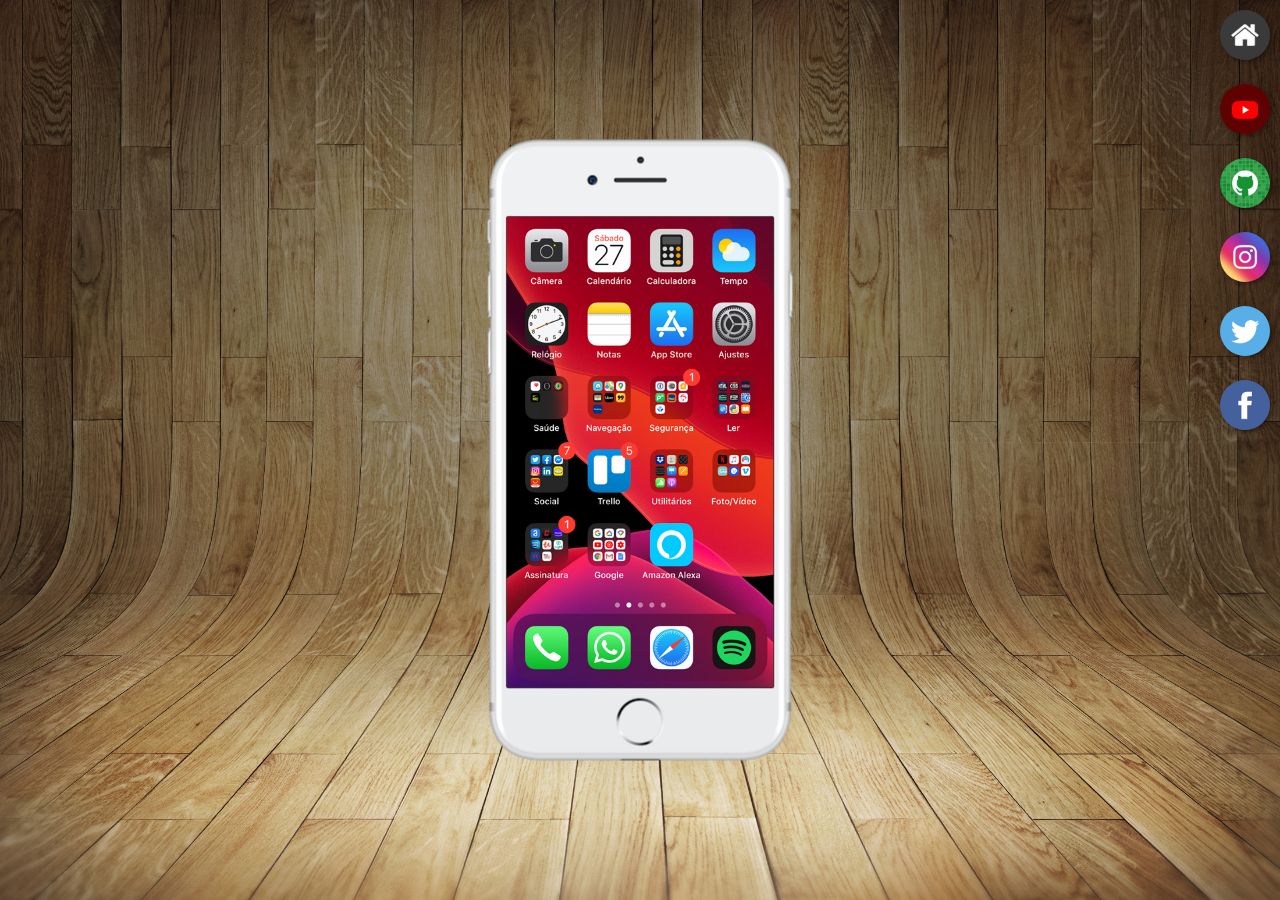
<file: index.html>
<!DOCTYPE html>
<html lang="pt-br">
<head>
    <meta charset="UTF-8">
    <meta http-equiv="X-UA-Compatible" content="IE=edge">
    <meta name="viewport" content="width=device-width, initial-scale=1.0">
    <title>Projeto Redes Socias</title>
    <link rel="stylesheet" href="estilo/style.css">
    <link rel="shortcut icon" href="favicon.ico" type="image/x-icon">
</head>
<body>
    <main>
        <section id="telefone">
            <iframe src="home.html" name="tela" id="tela" frameborder="0"></iframe>
        </section>
        <section id="redes-sociais">
            <a href="home.html" target="tela"><img src="imagens/logo-home.jpg" alt="home"></a><br>
            <a href="youtube.html" target="tela"><img src="imagens/logo-youtube.jpg" alt="YouTube"></a><br>
            <a href="github.html" target="tela"><img src="imagens/logo-github.jpg" alt="GitHub"></a><br>
            <a href="instagram.html" target="tela"><img src="imagens/logo-instagram.jpg" alt="Intagram"></a><br>
            <a href="twitter.html" target="tela"><img src="imagens/logo-twitter.jpg" alt="Twitter"></a><br>
            <a href="facebook.html" target="tela"><img src="imagens/logo-facebook.jpg" alt="Facebook"></a>
        </section>
    </main>
</body>
</html>
</file>
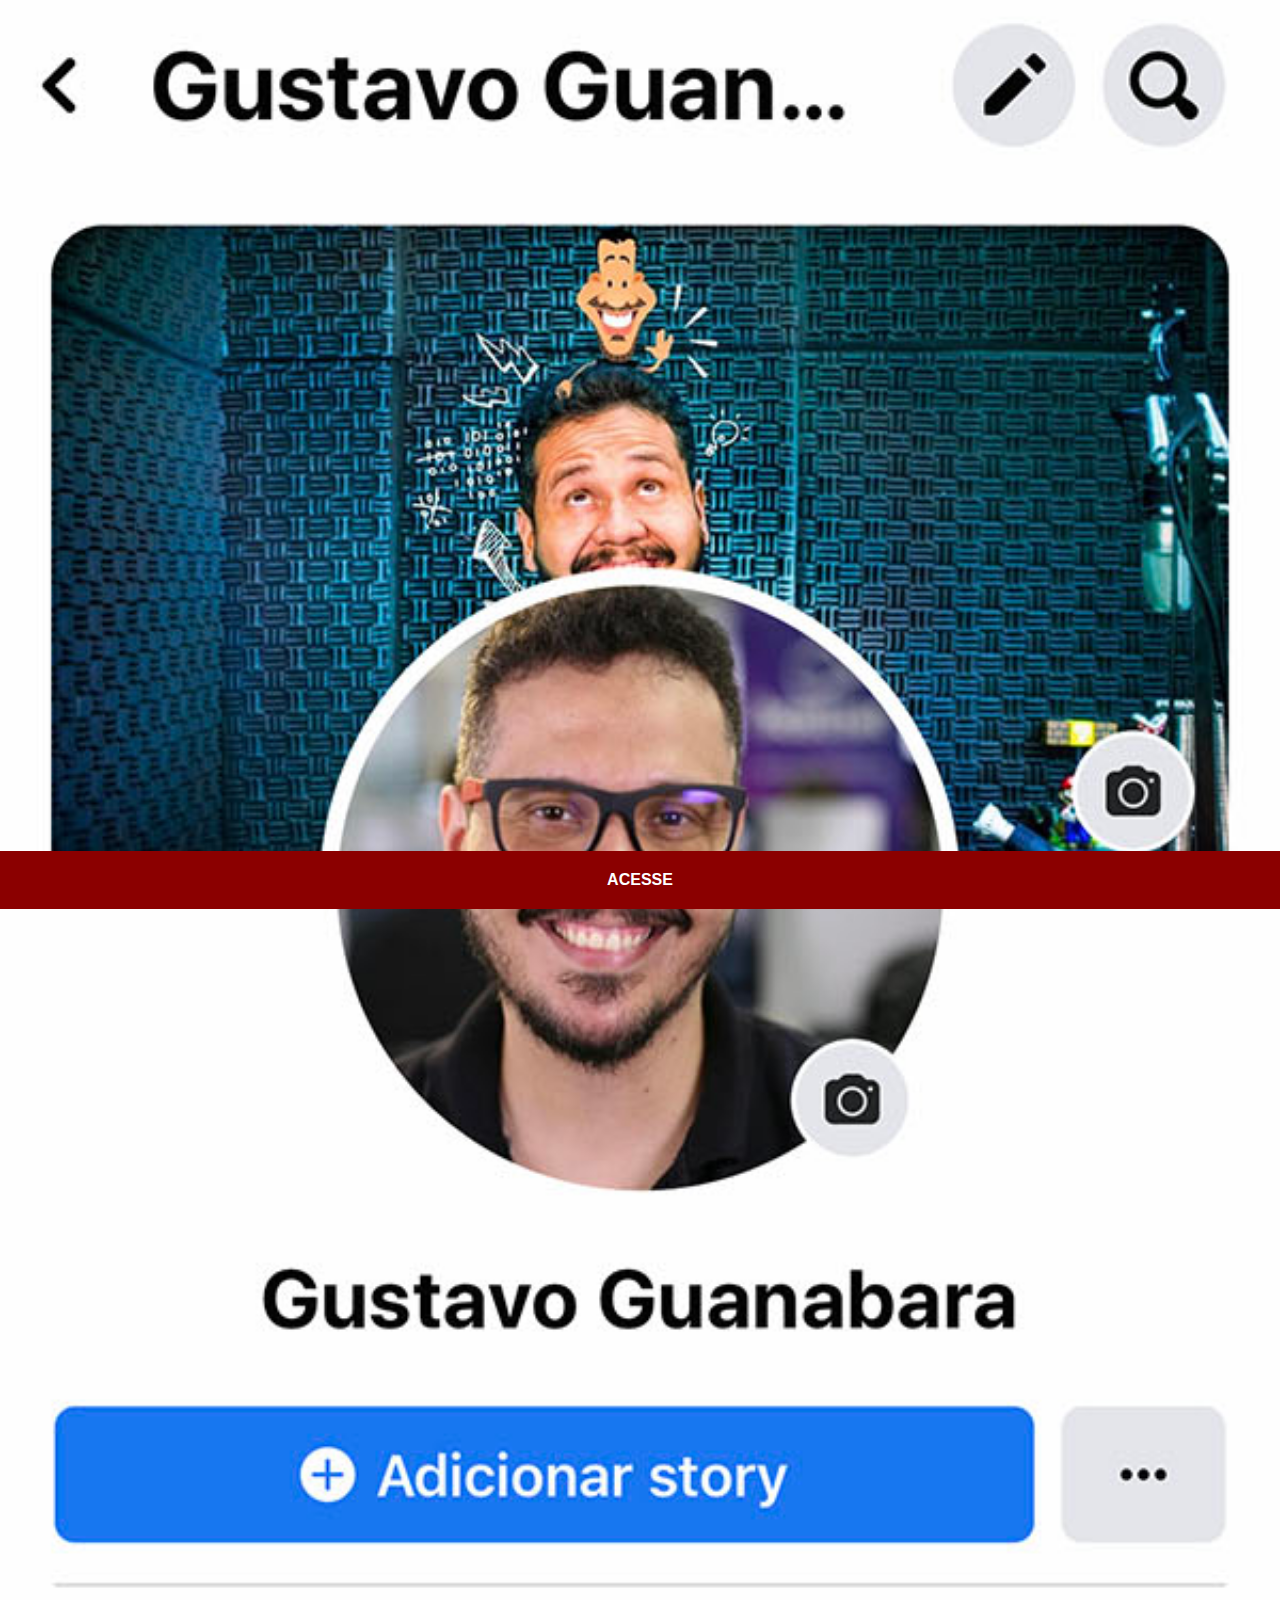
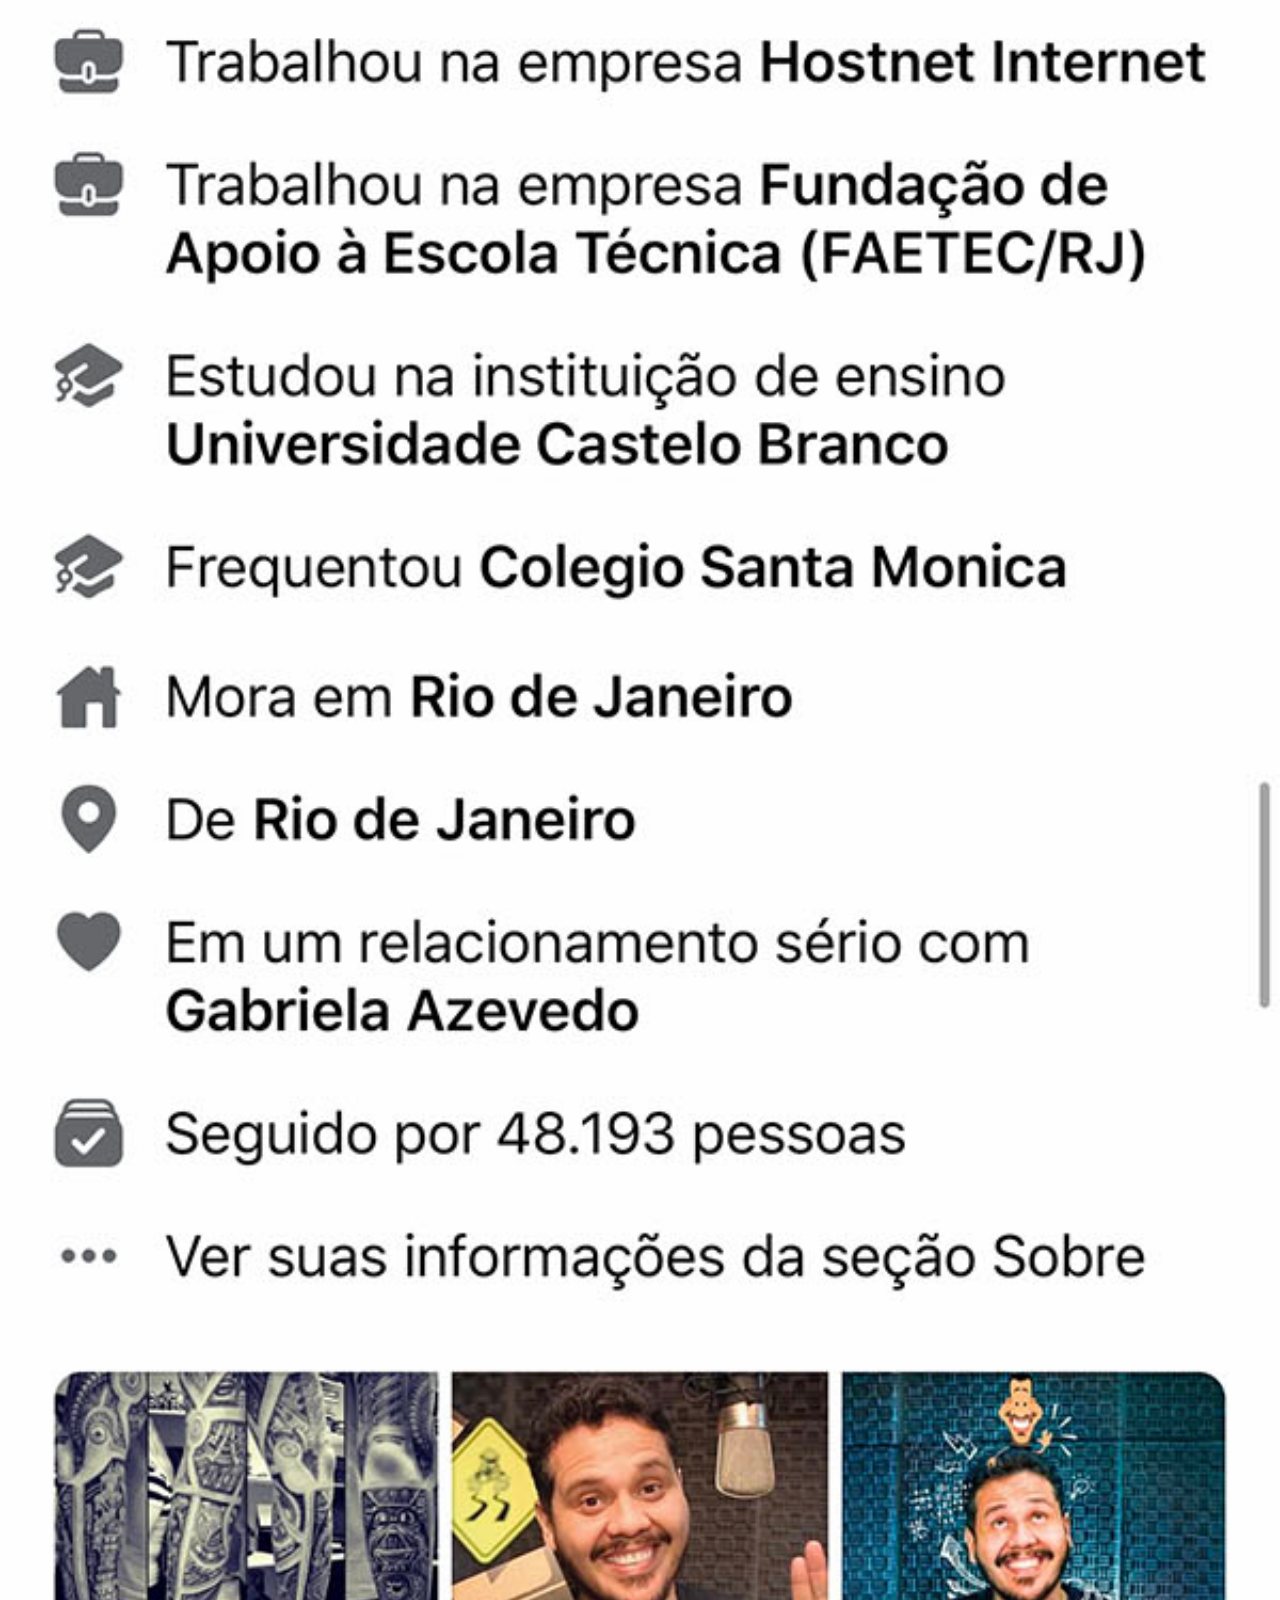
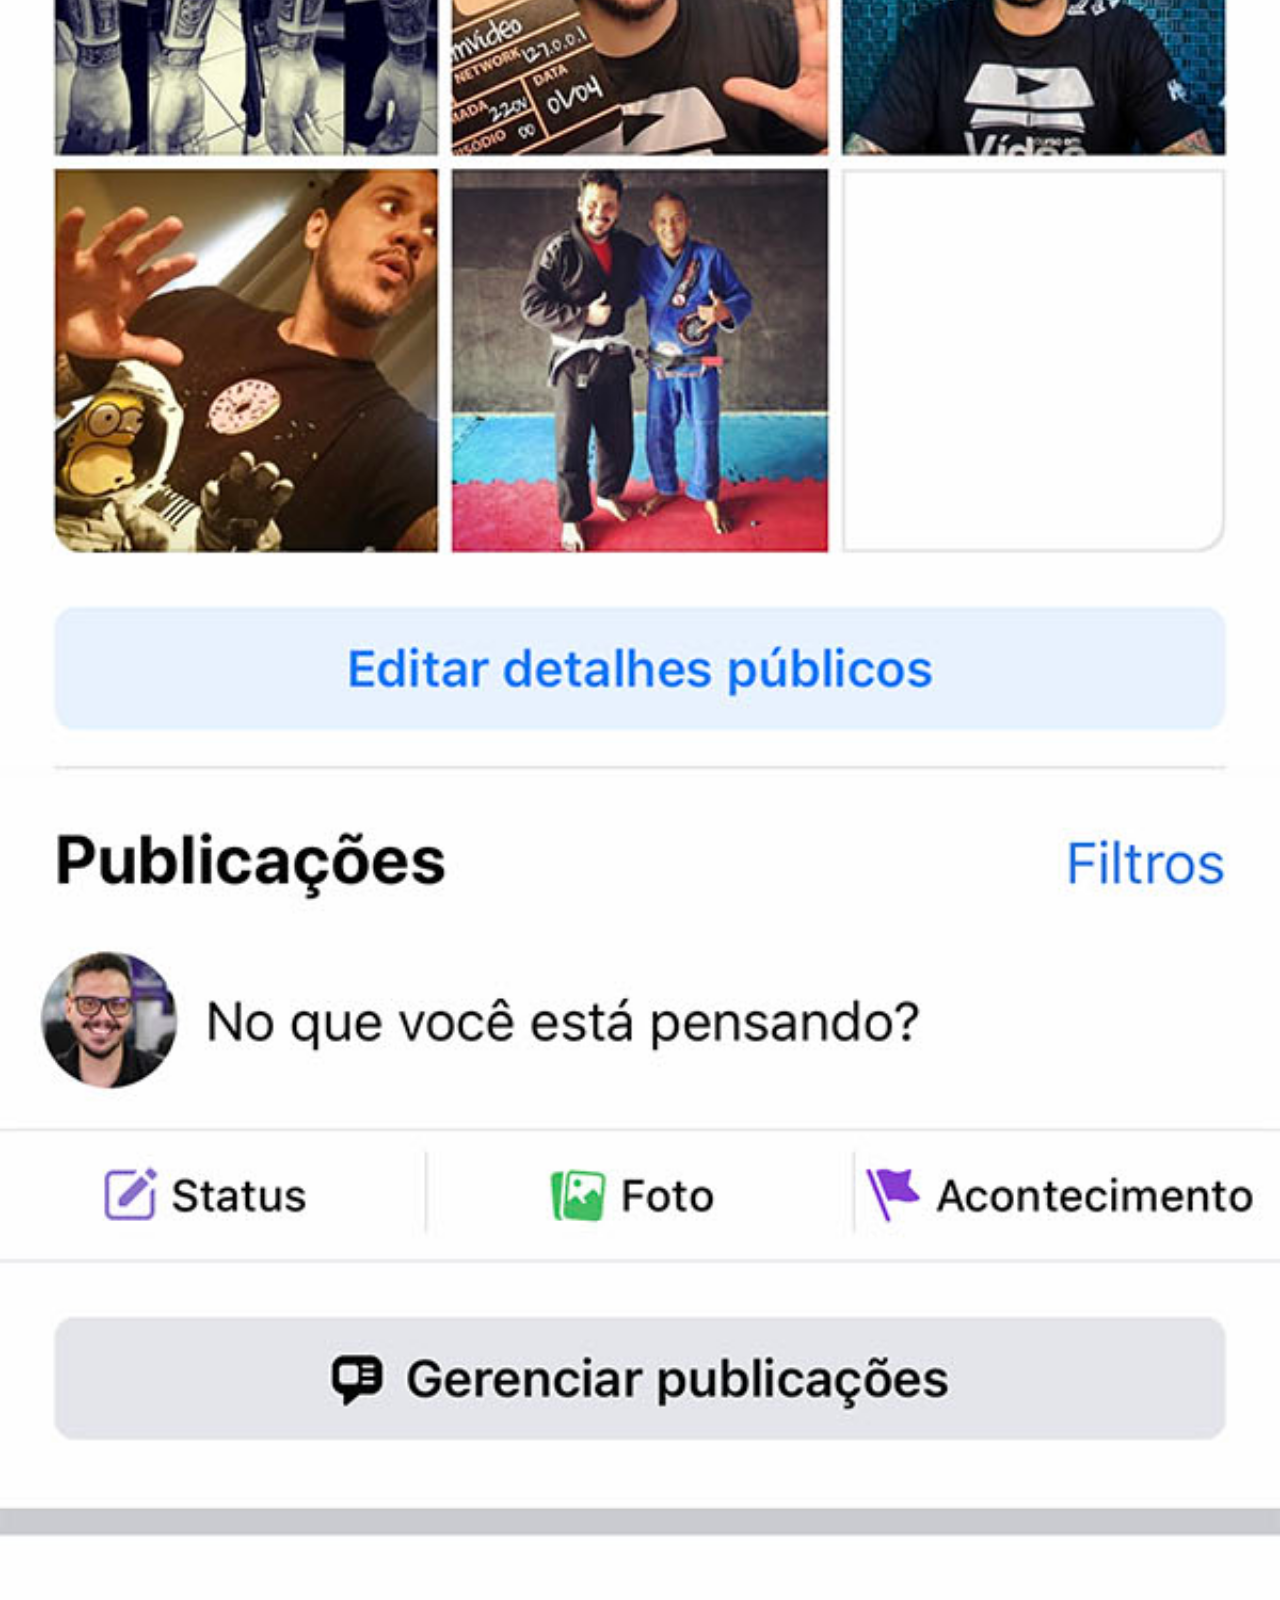
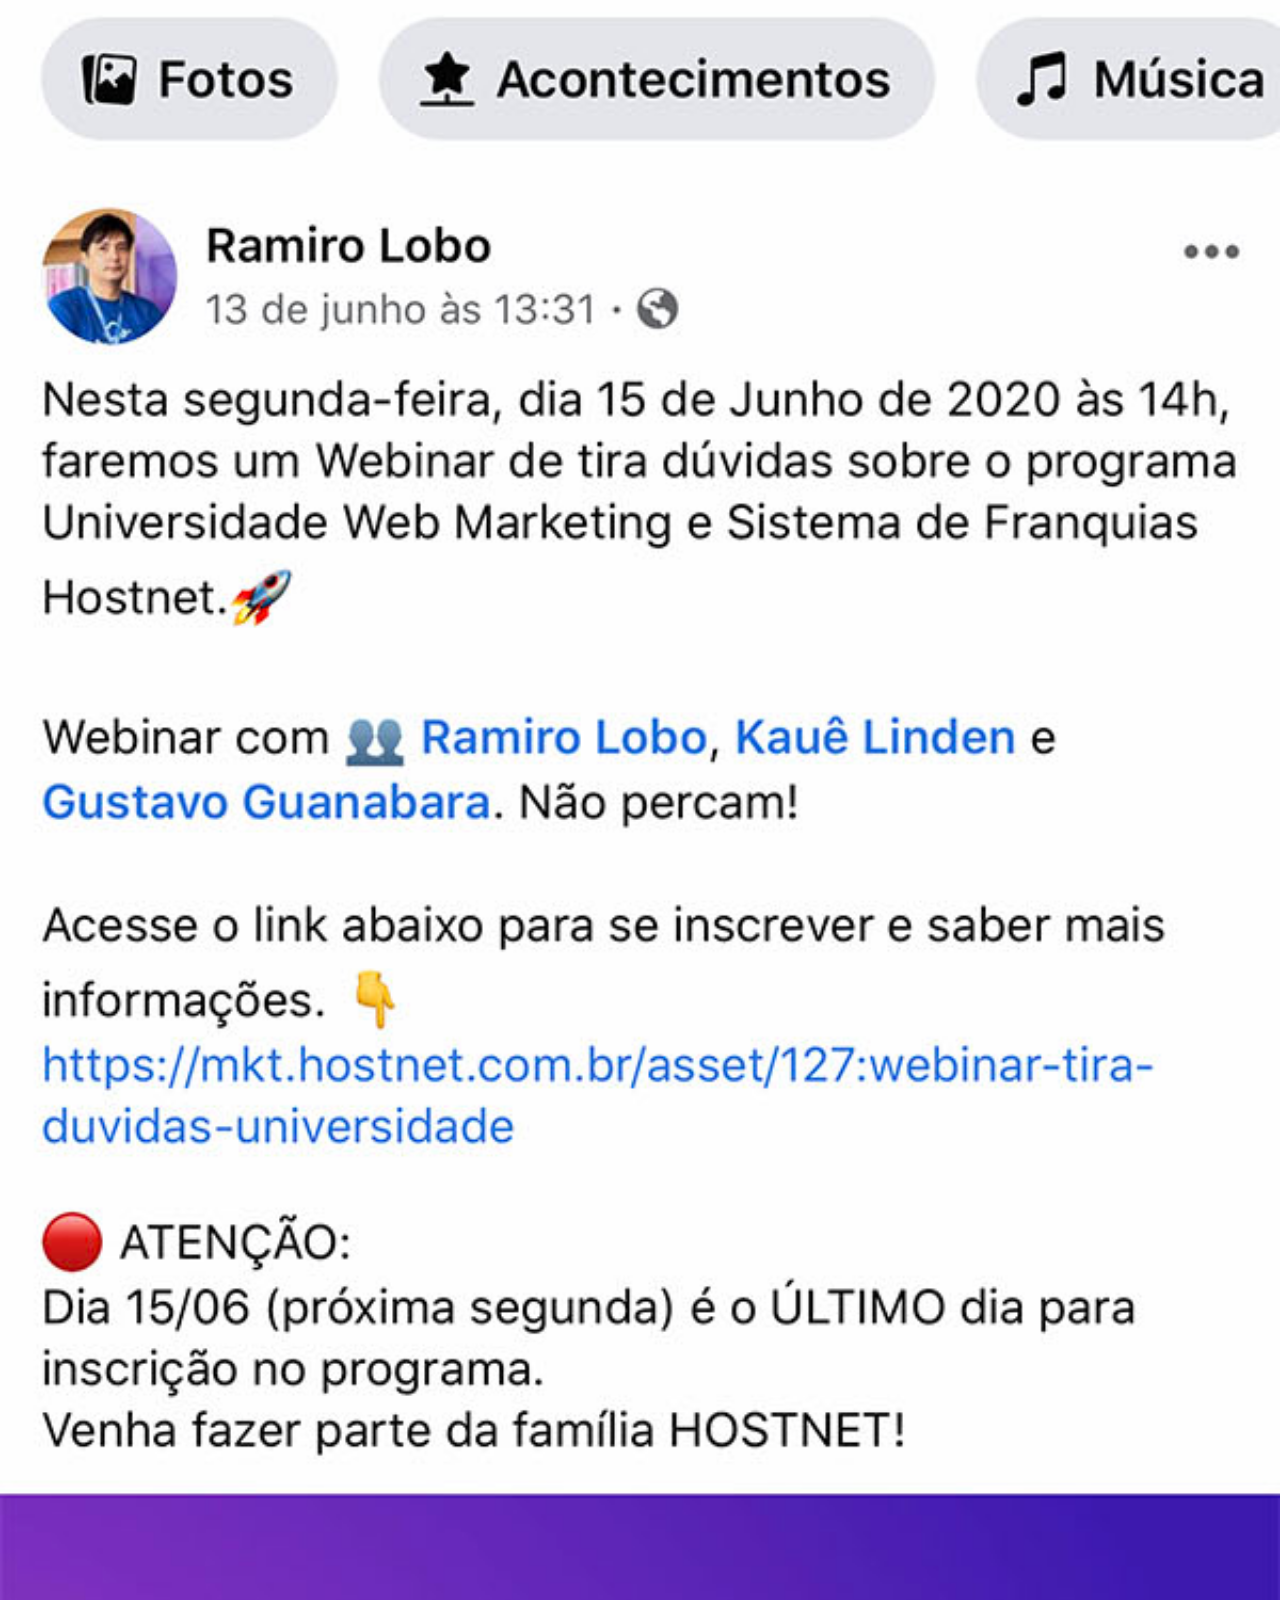
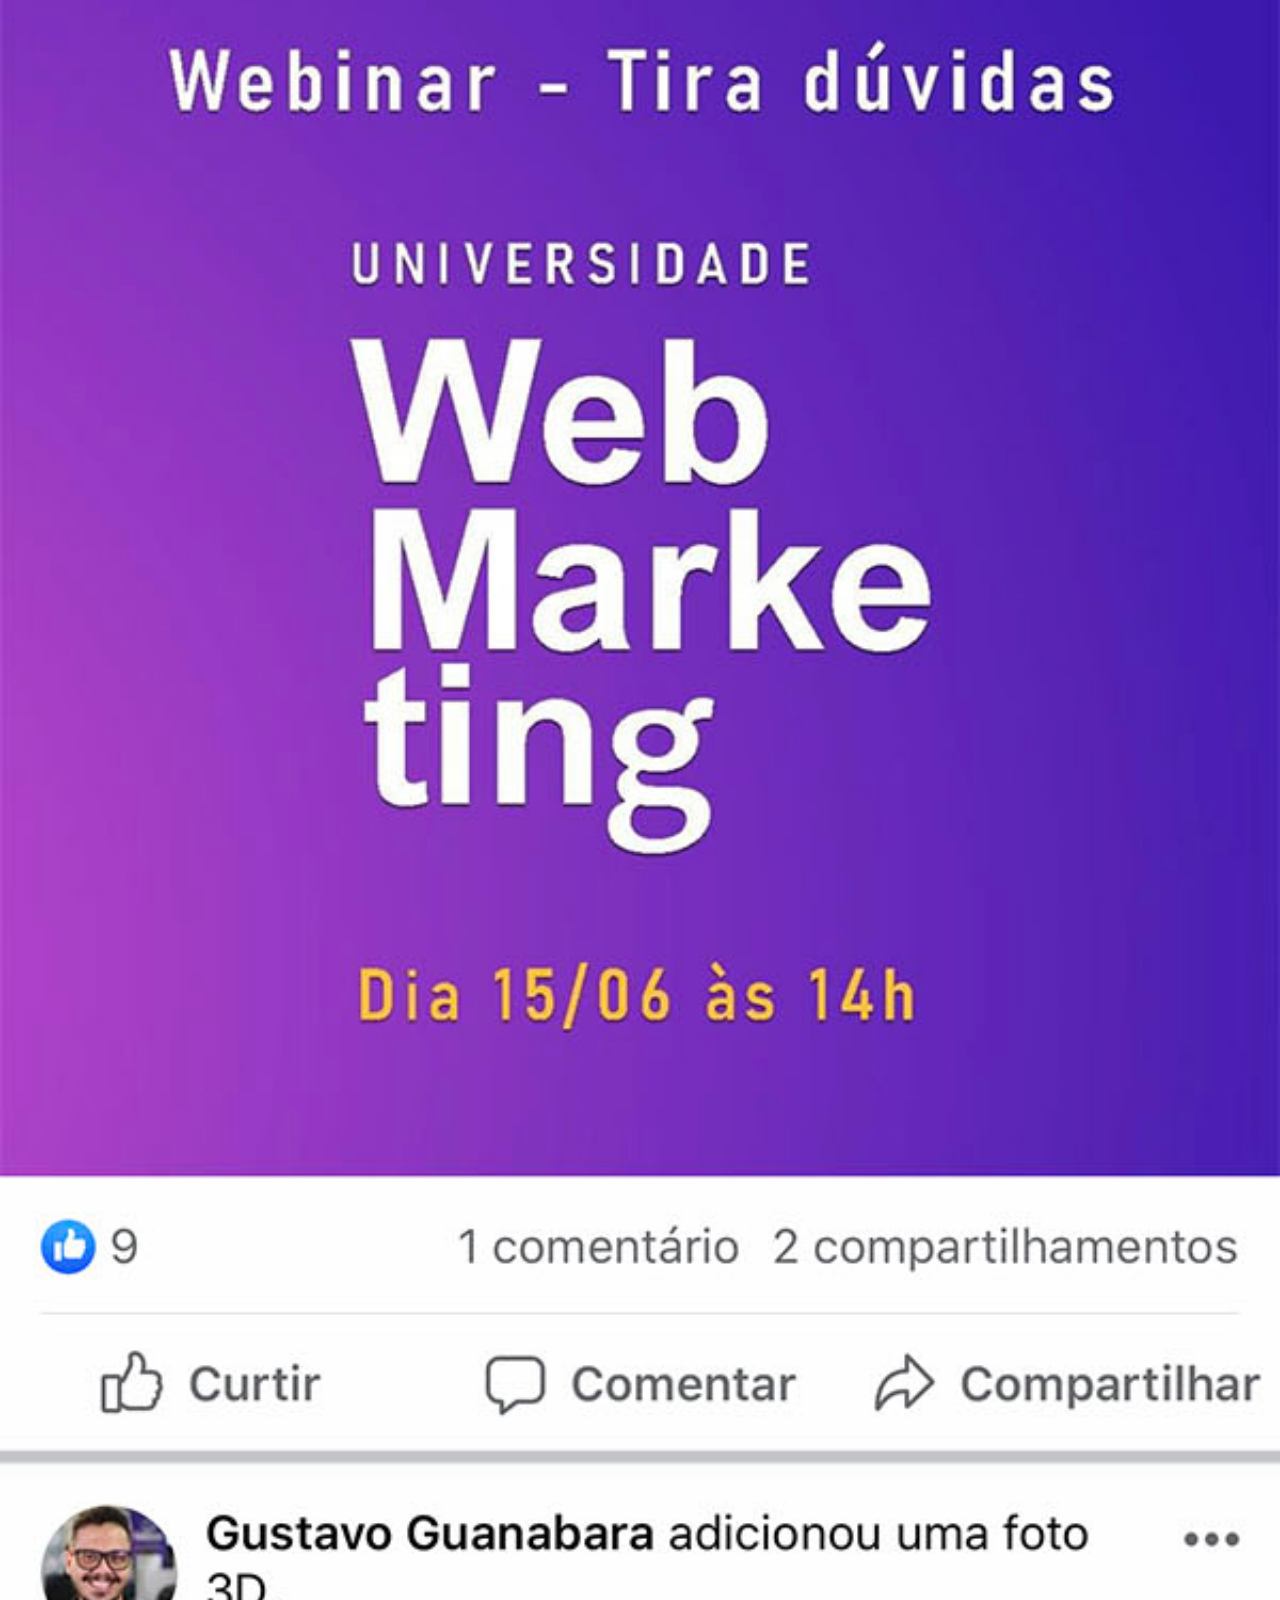
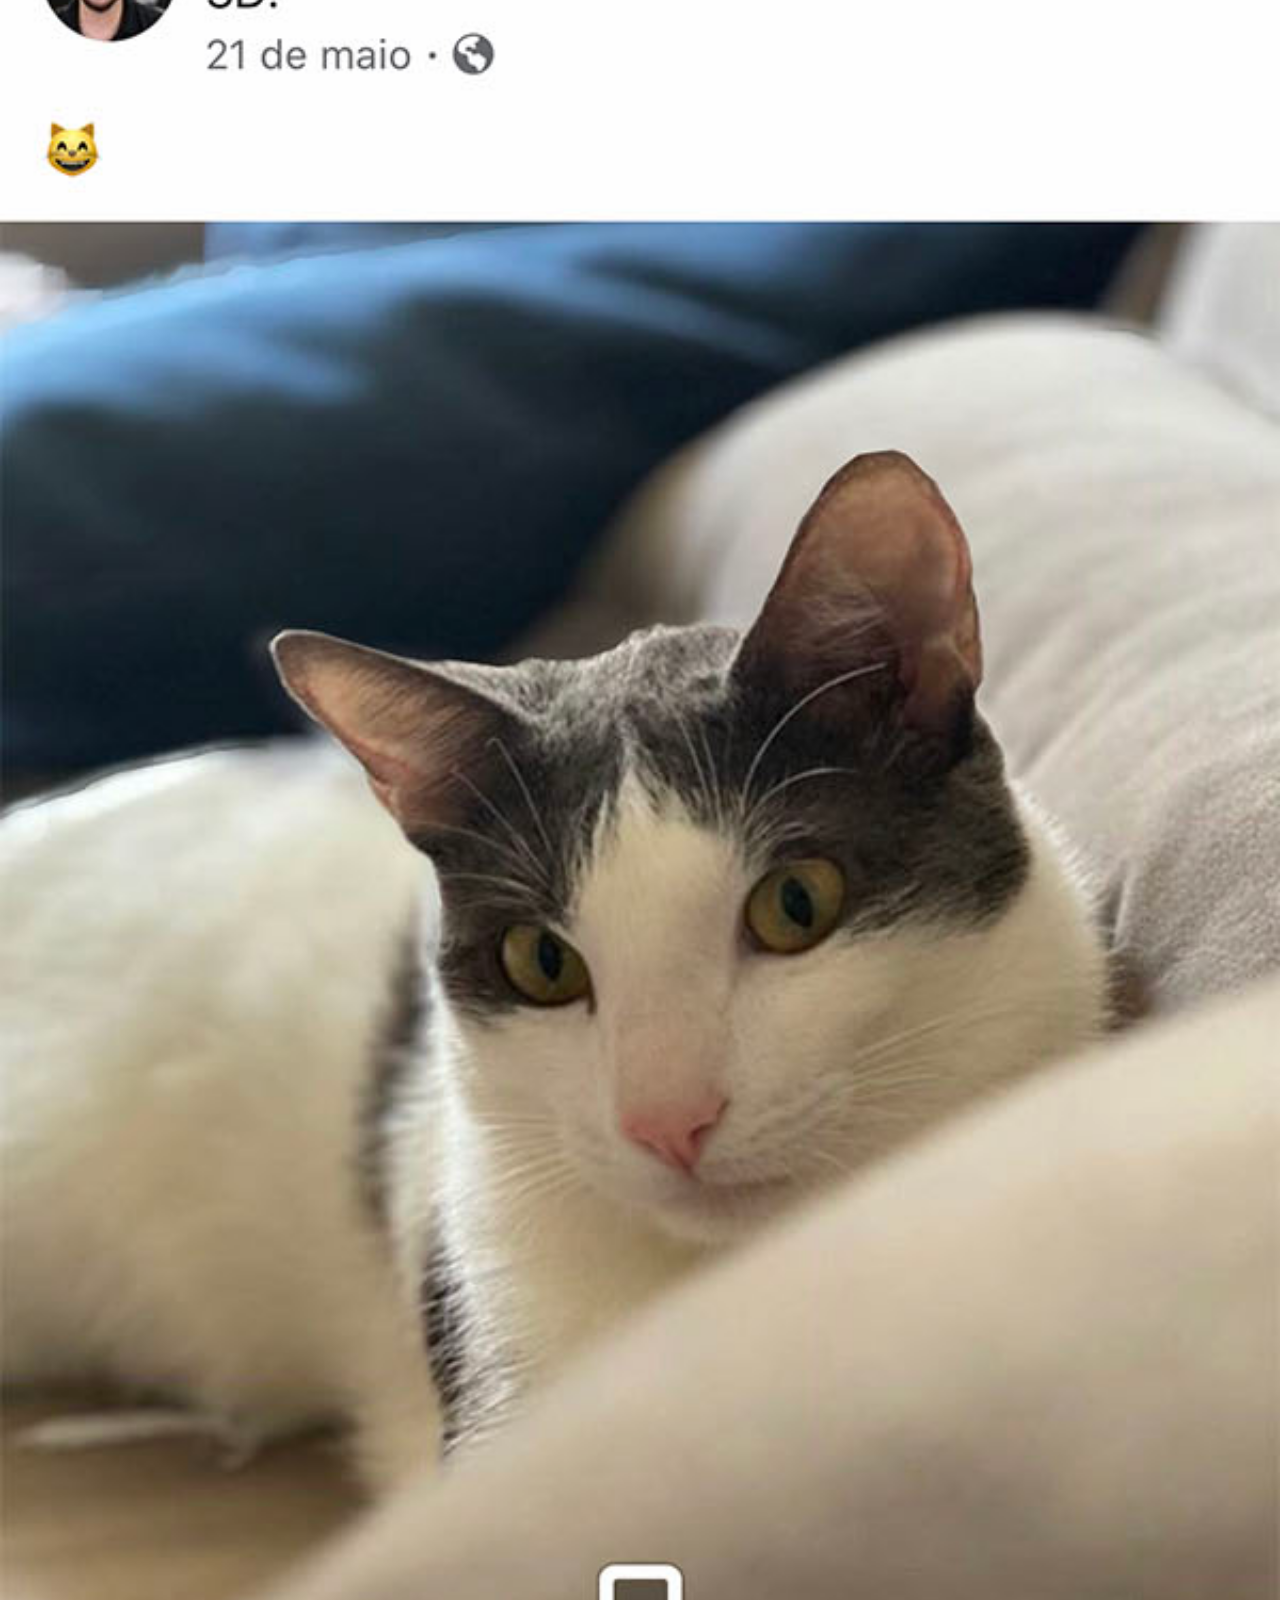
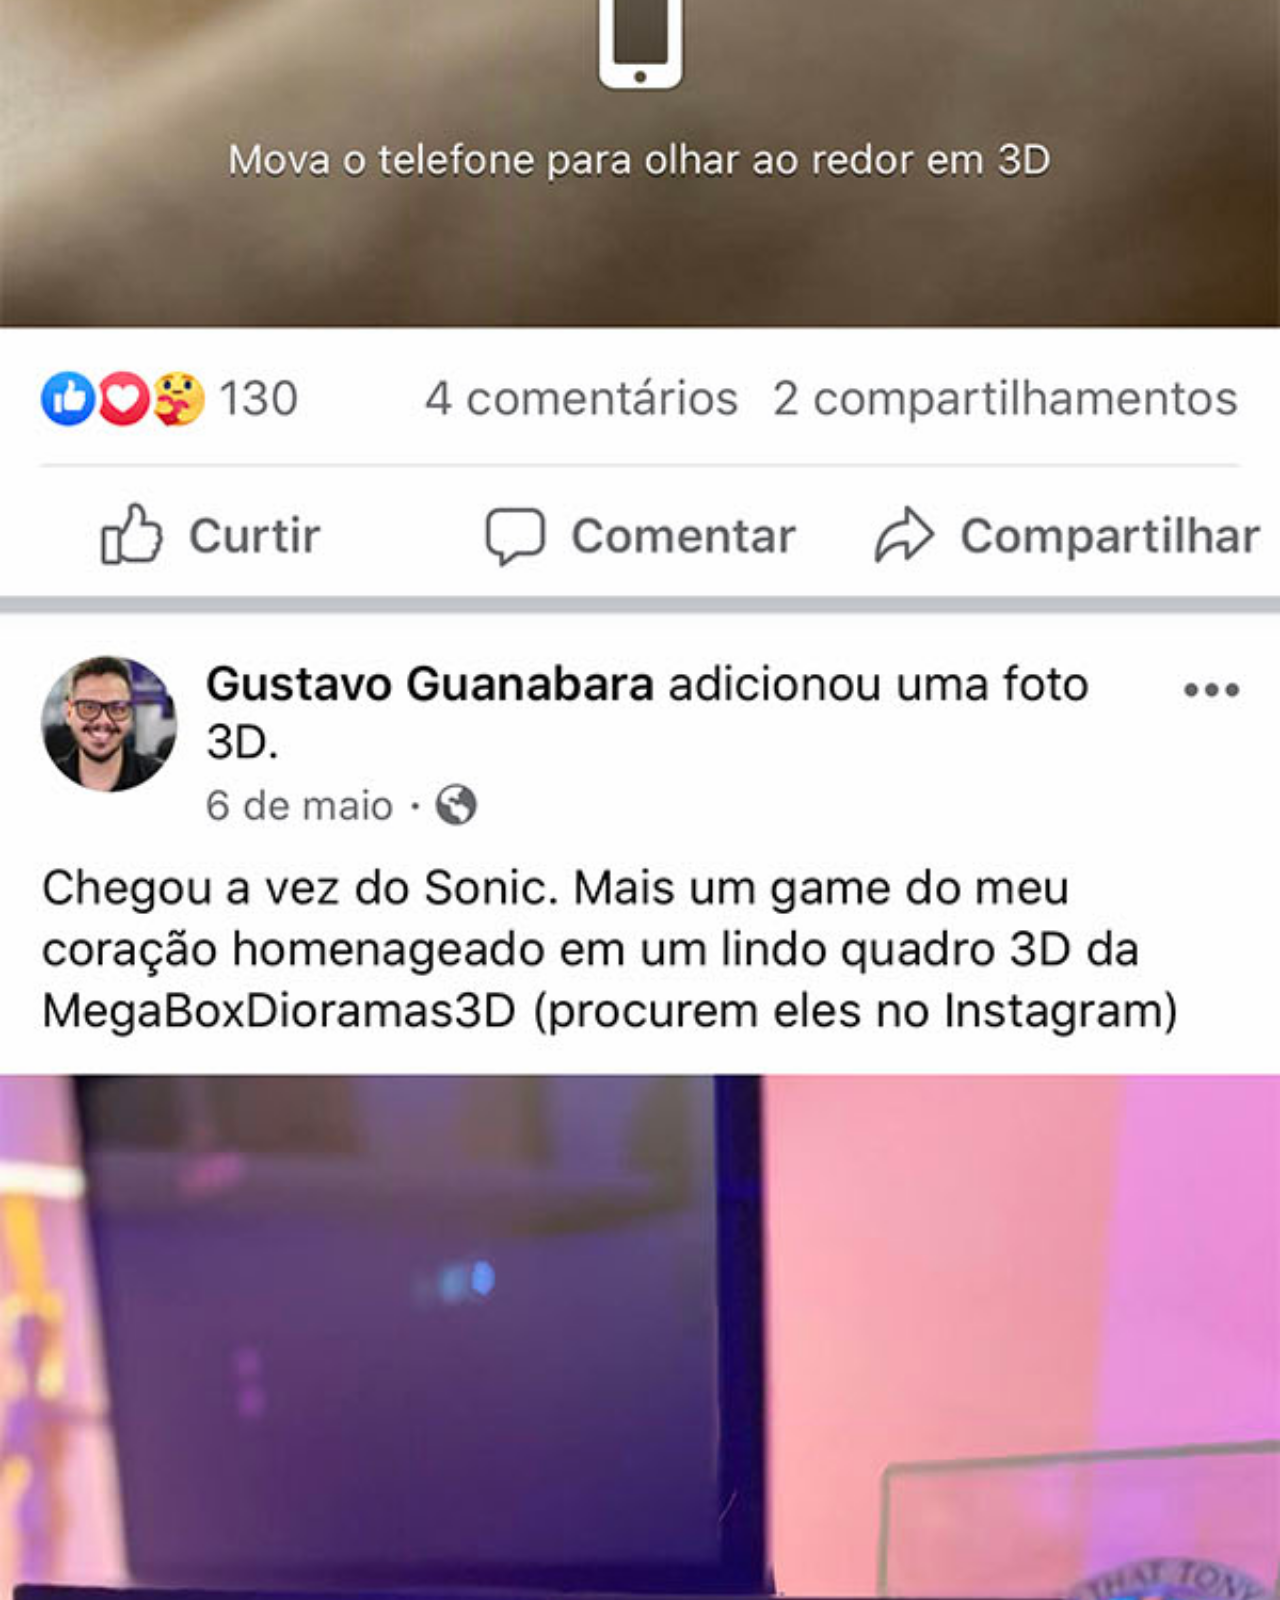
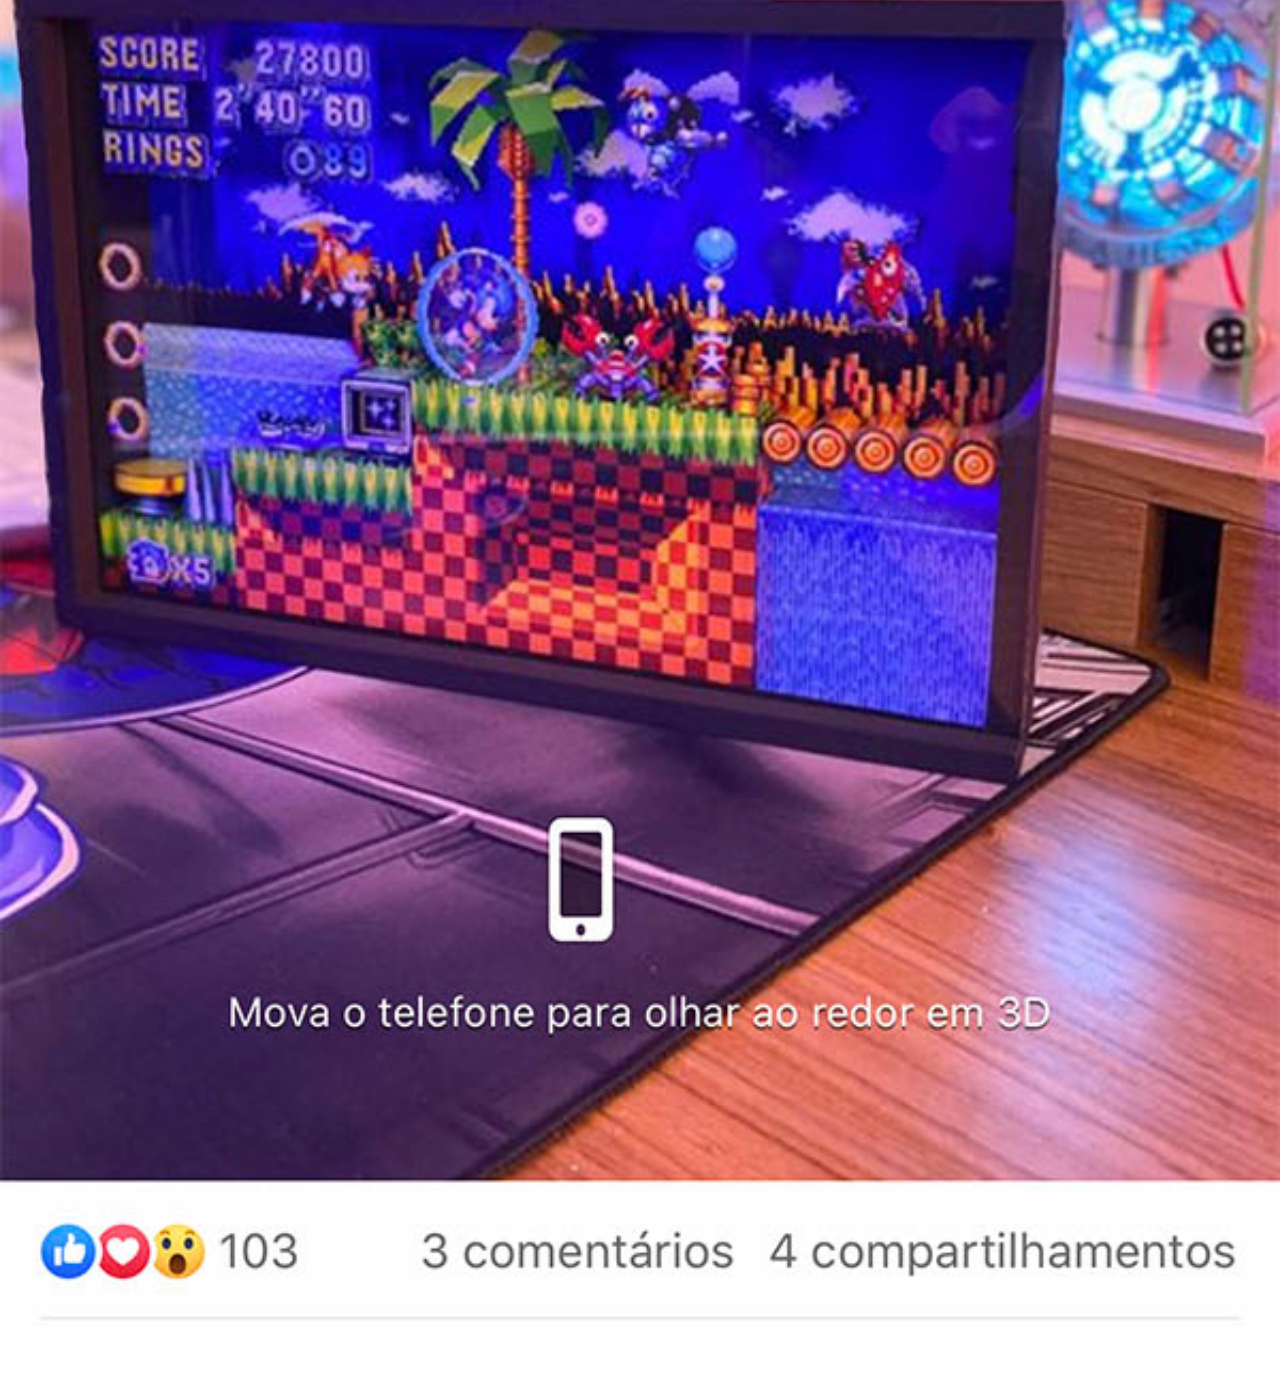
<file: facebook.html>
<!DOCTYPE html>
<html lang="pt-br">
<head>
    <meta charset="UTF-8">
    <meta http-equiv="X-UA-Compatible" content="IE=edge">
    <meta name="viewport" content="width=device-width, initial-scale=1.0">
    <title>Facebook</title>
    <link rel="stylesheet" href="estilo/social.css">
</head>
<body>
    <img src="imagens/tela-facebook.jpg" alt="Facebook">
    <a href="https://pt-br.facebook.com/gustavoguanabara" target="_blank">ACESSE</a>
</body>
</html>
</file>
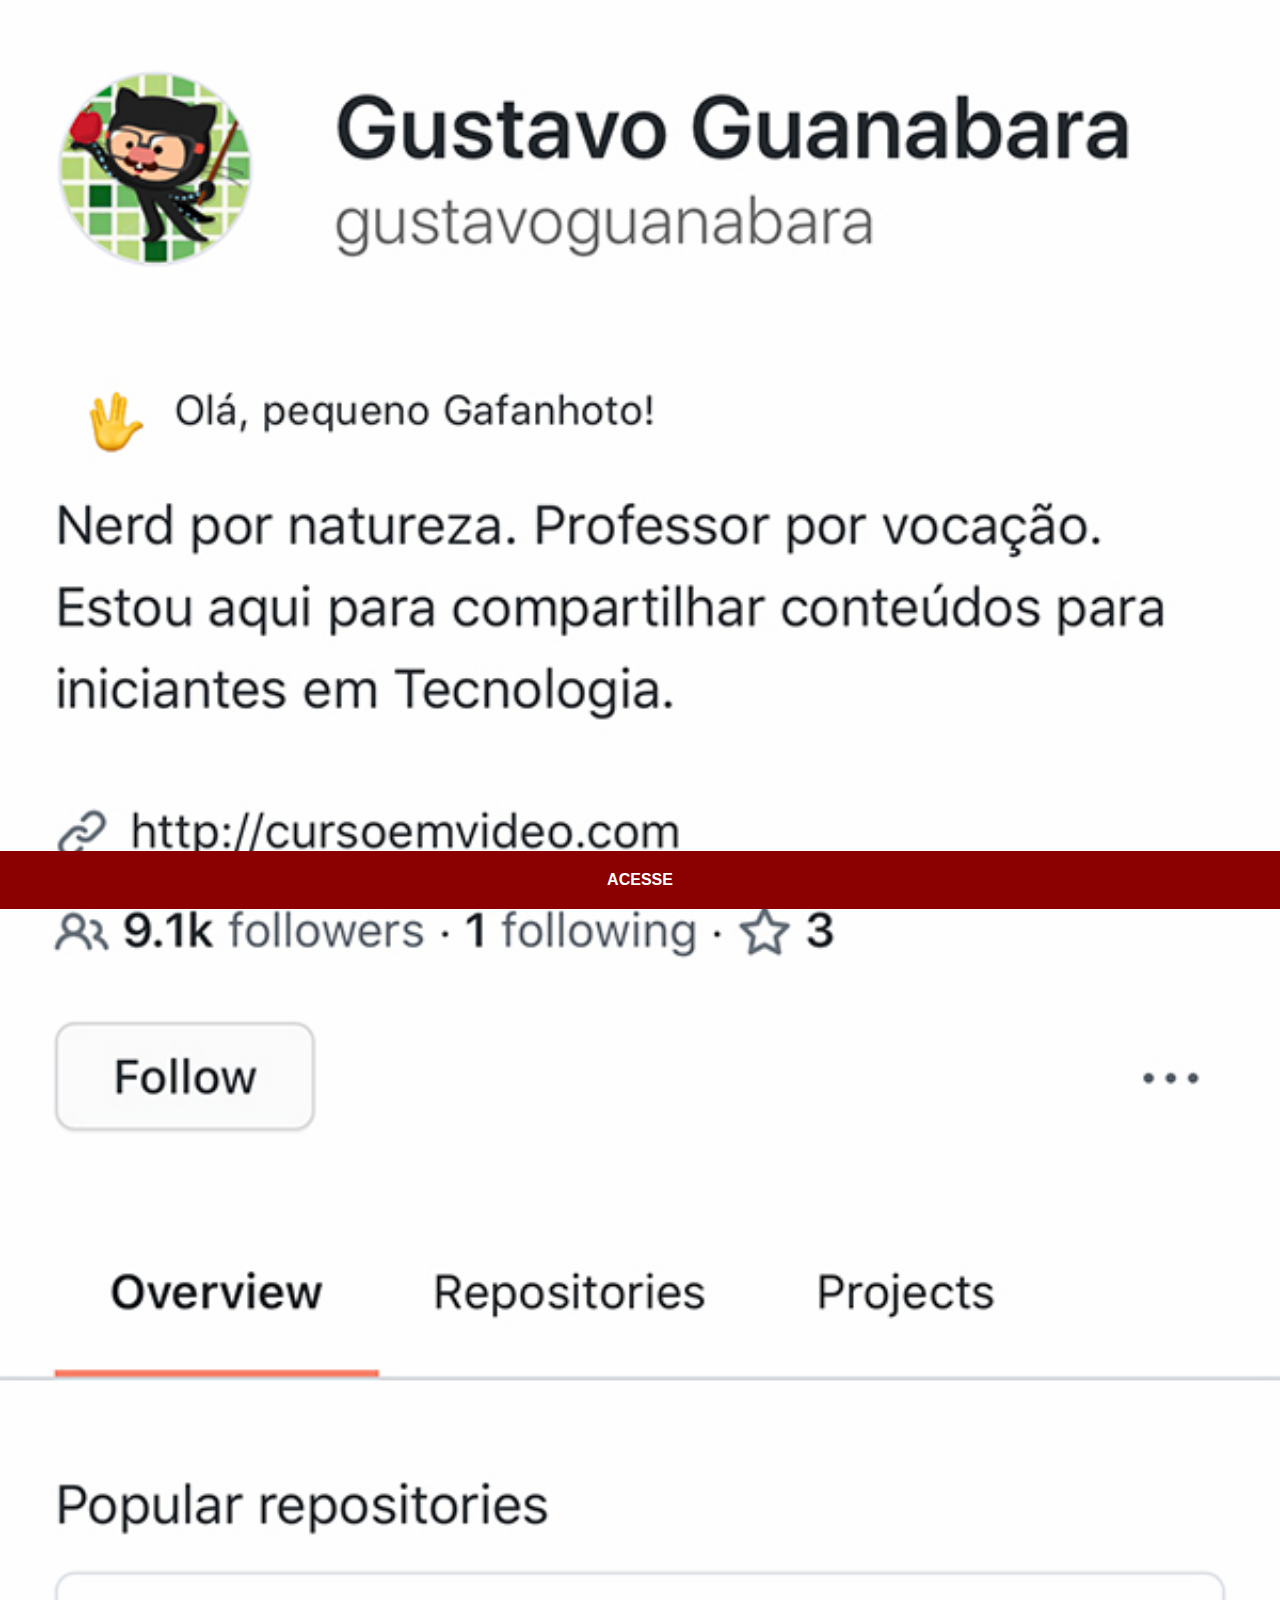
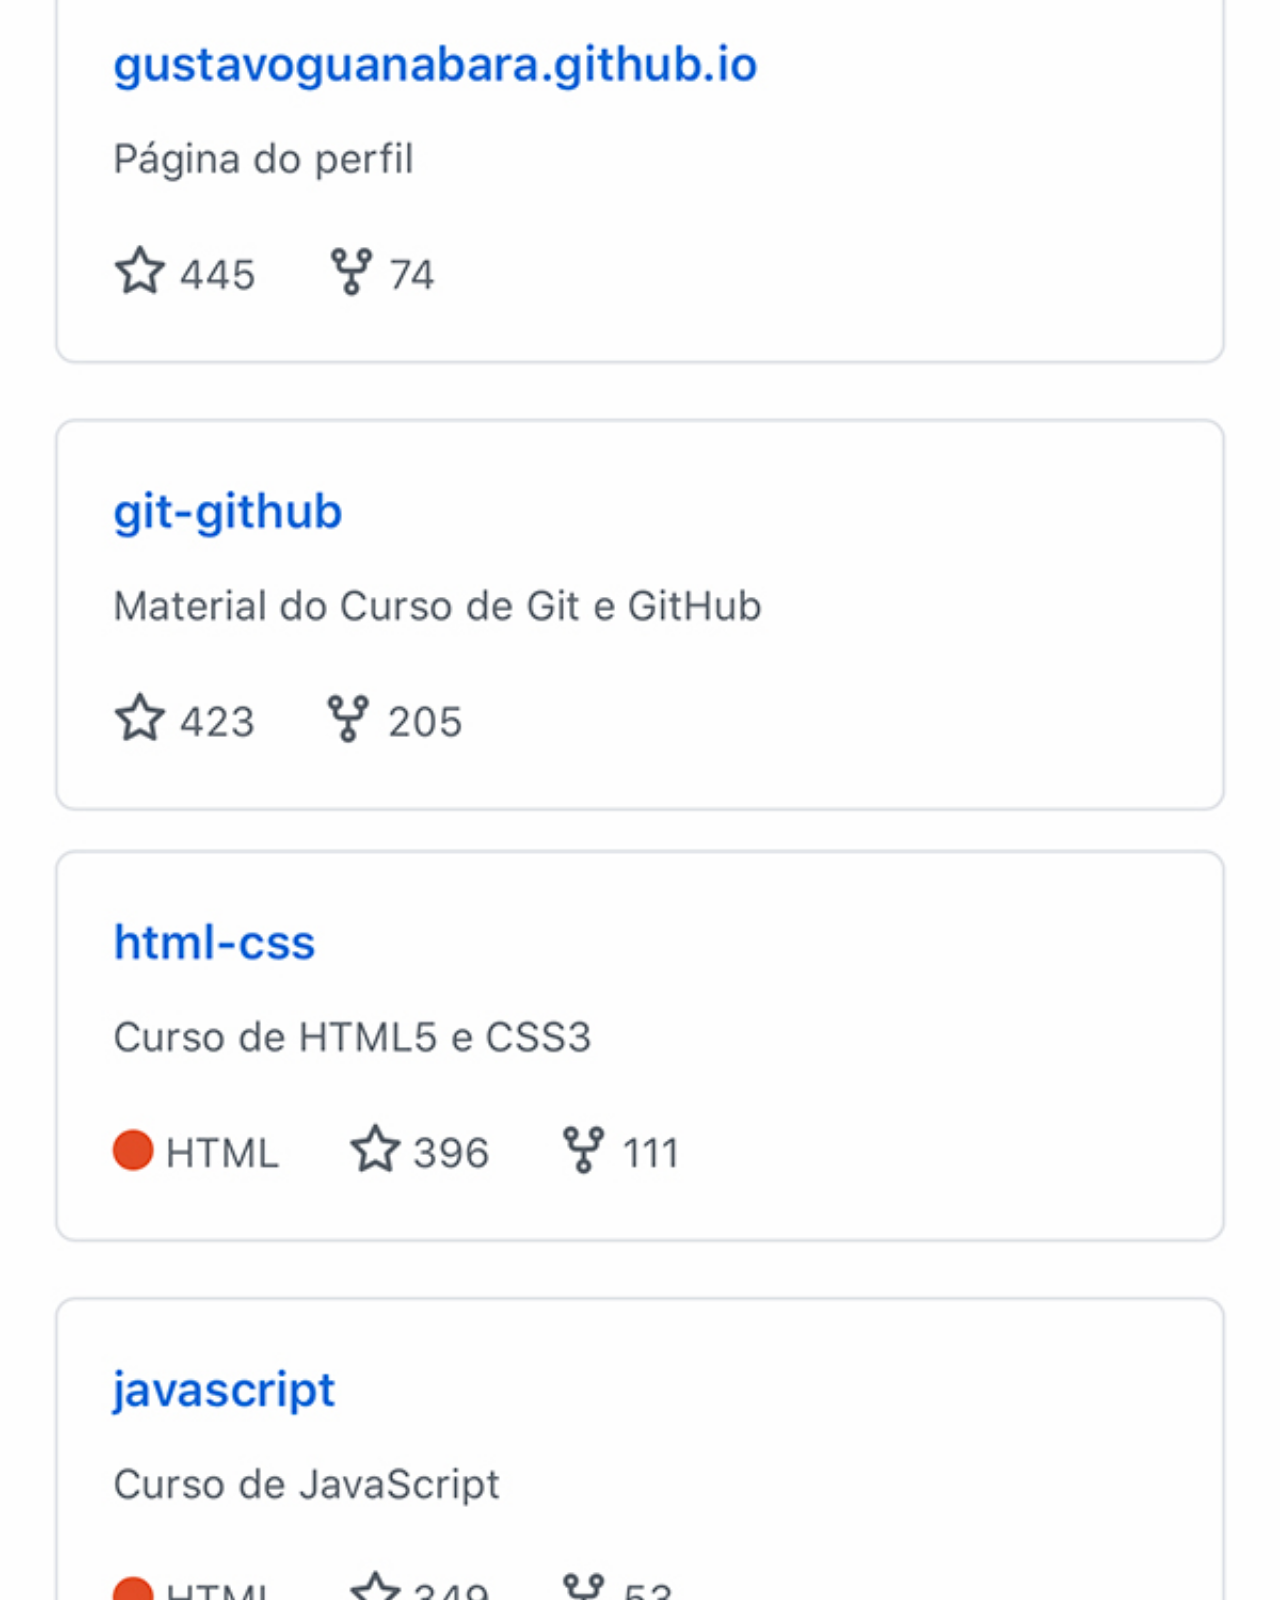
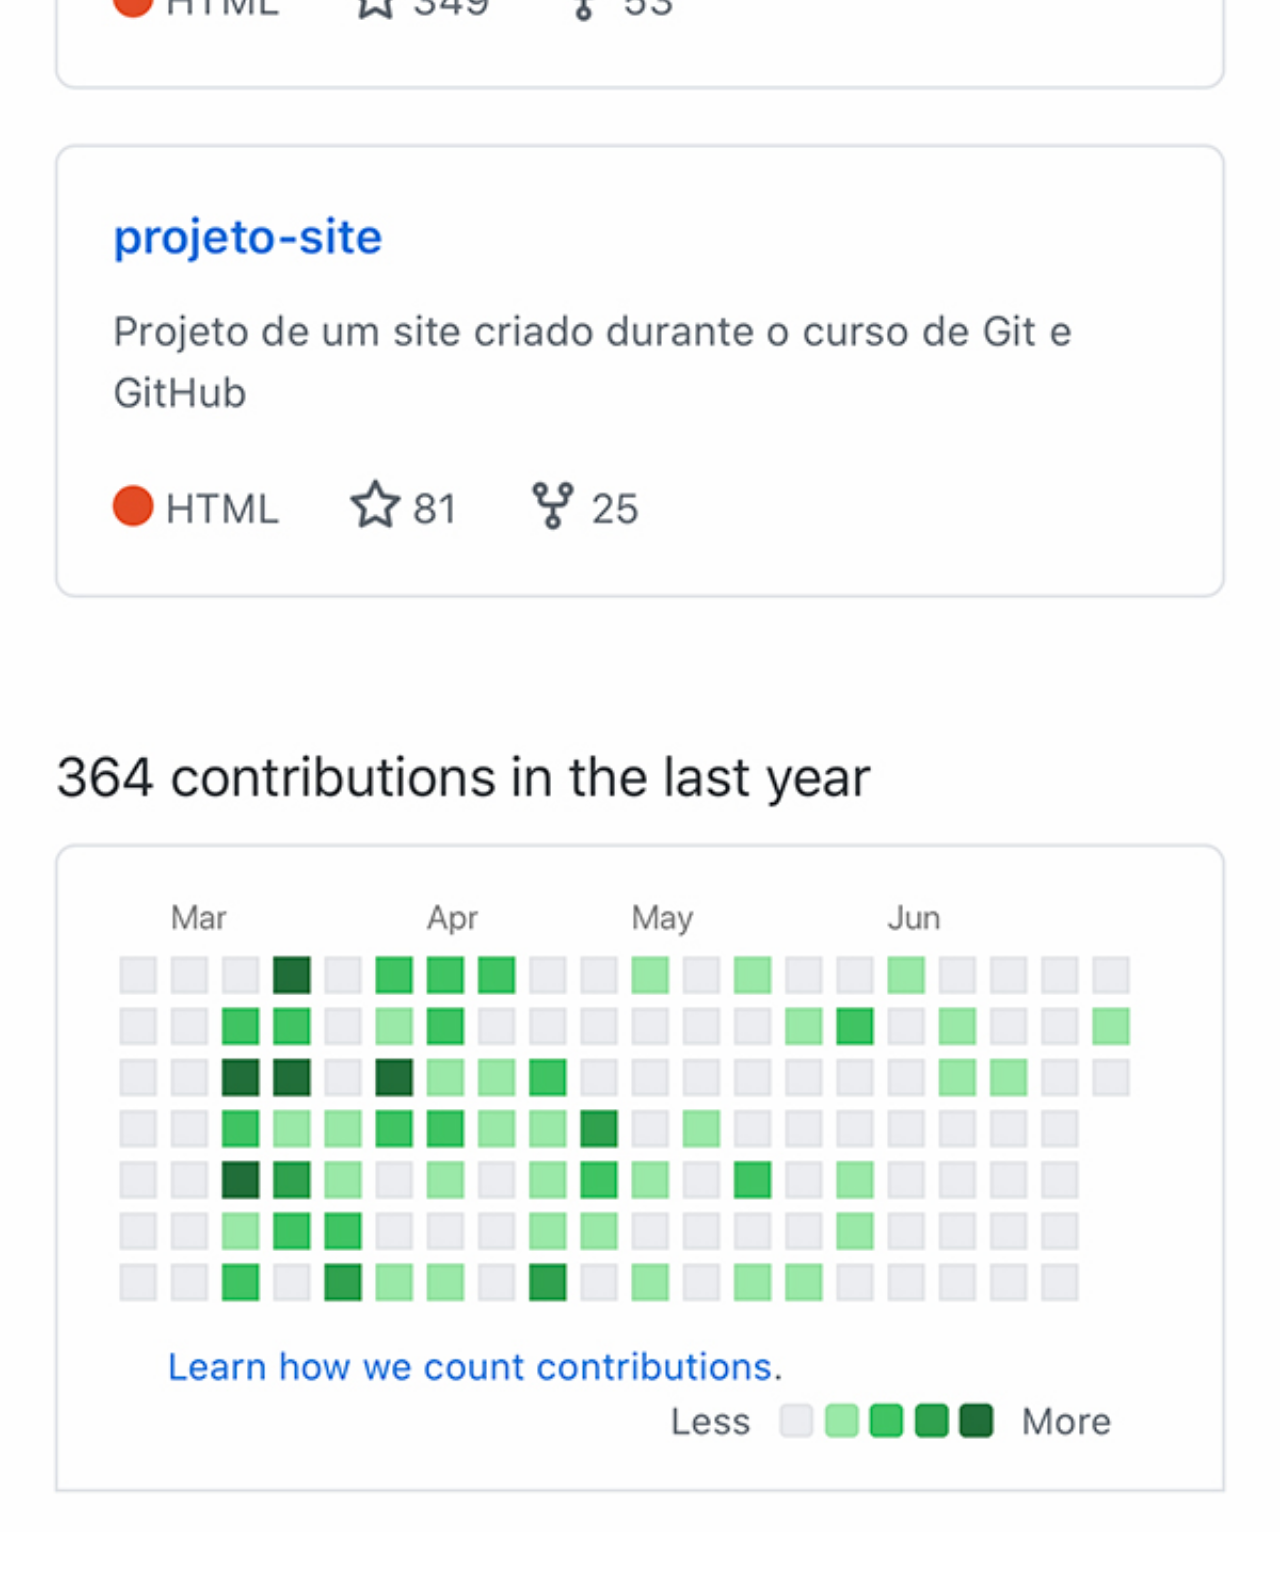
<file: github.html>
<!DOCTYPE html>
<html lang="pt-br">
<head>
    <meta charset="UTF-8">
    <meta http-equiv="X-UA-Compatible" content="IE=edge">
    <meta name="viewport" content="width=device-width, initial-scale=1.0">
    <title>GitHub</title>
    <link rel="stylesheet" href="estilo/social.css">
</head>
<body>
    <img src="imagens/tela-github.jpg" alt="GitHub">
    <a href="https://github.com/gustavoguanabara" target="_blank">ACESSE</a>
</body>
</html>
</file>
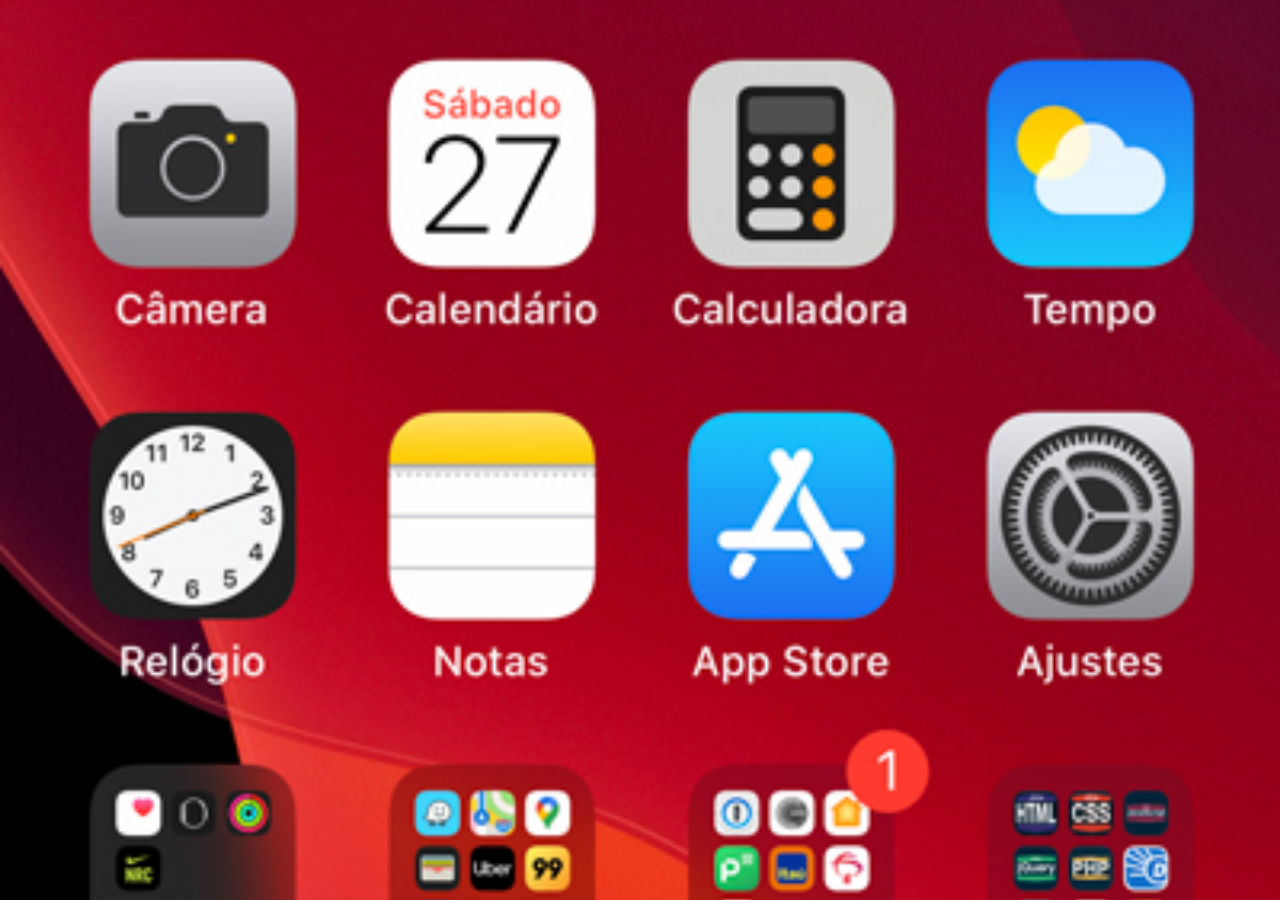
<file: home.html>
<!DOCTYPE html>
<html lang="pt-br">
<head>
    <meta charset="UTF-8">
    <meta http-equiv="X-UA-Compatible" content="IE=edge">
    <meta name="viewport" content="width=device-width, initial-scale=1.0">
    <title>Home</title>
    <style>
        * {
            margin: 0px;
            padding: 0px;
        }

        body {
            width: 100vw;
            height: 100vh;
            background: black url(imagens/tela-home.jpg) no-repeat top center;
            background-size: cover;
        }
    </style>
</head>
<body>
    
</body>
</html>
</file>
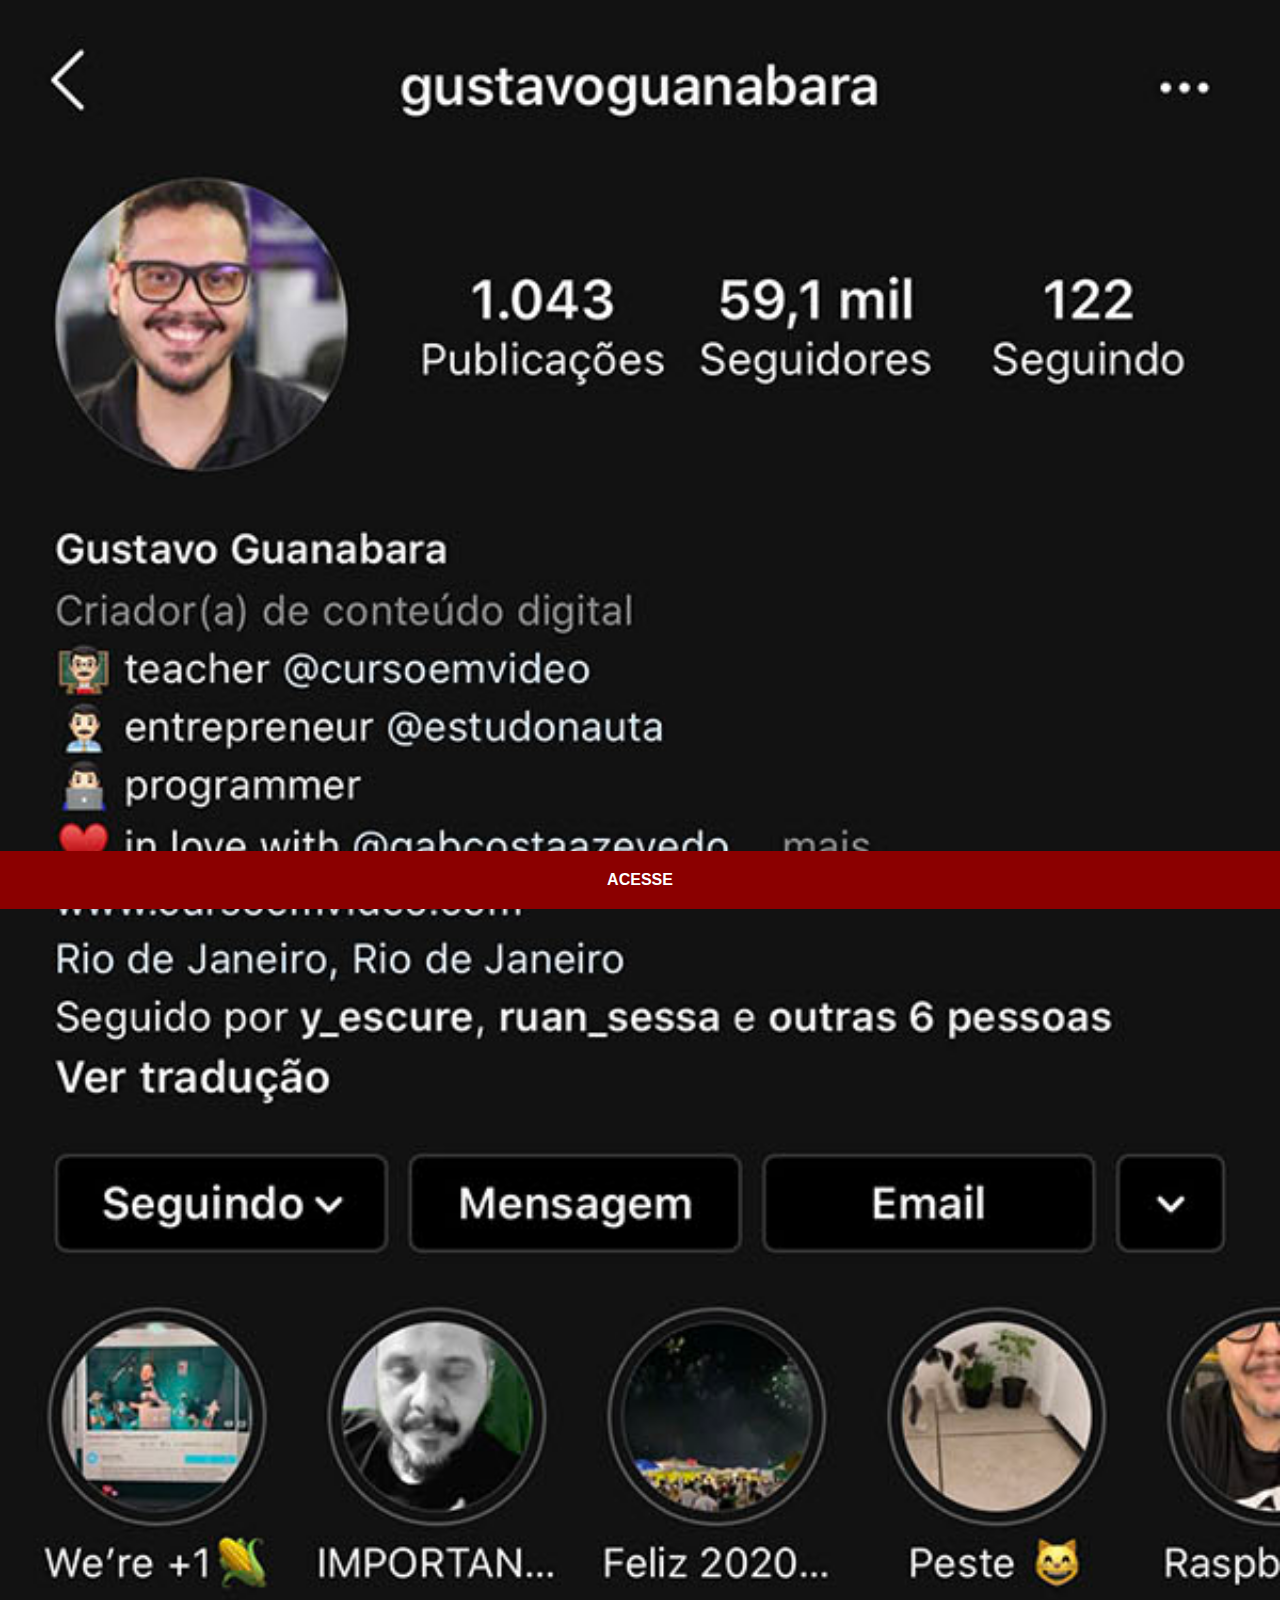
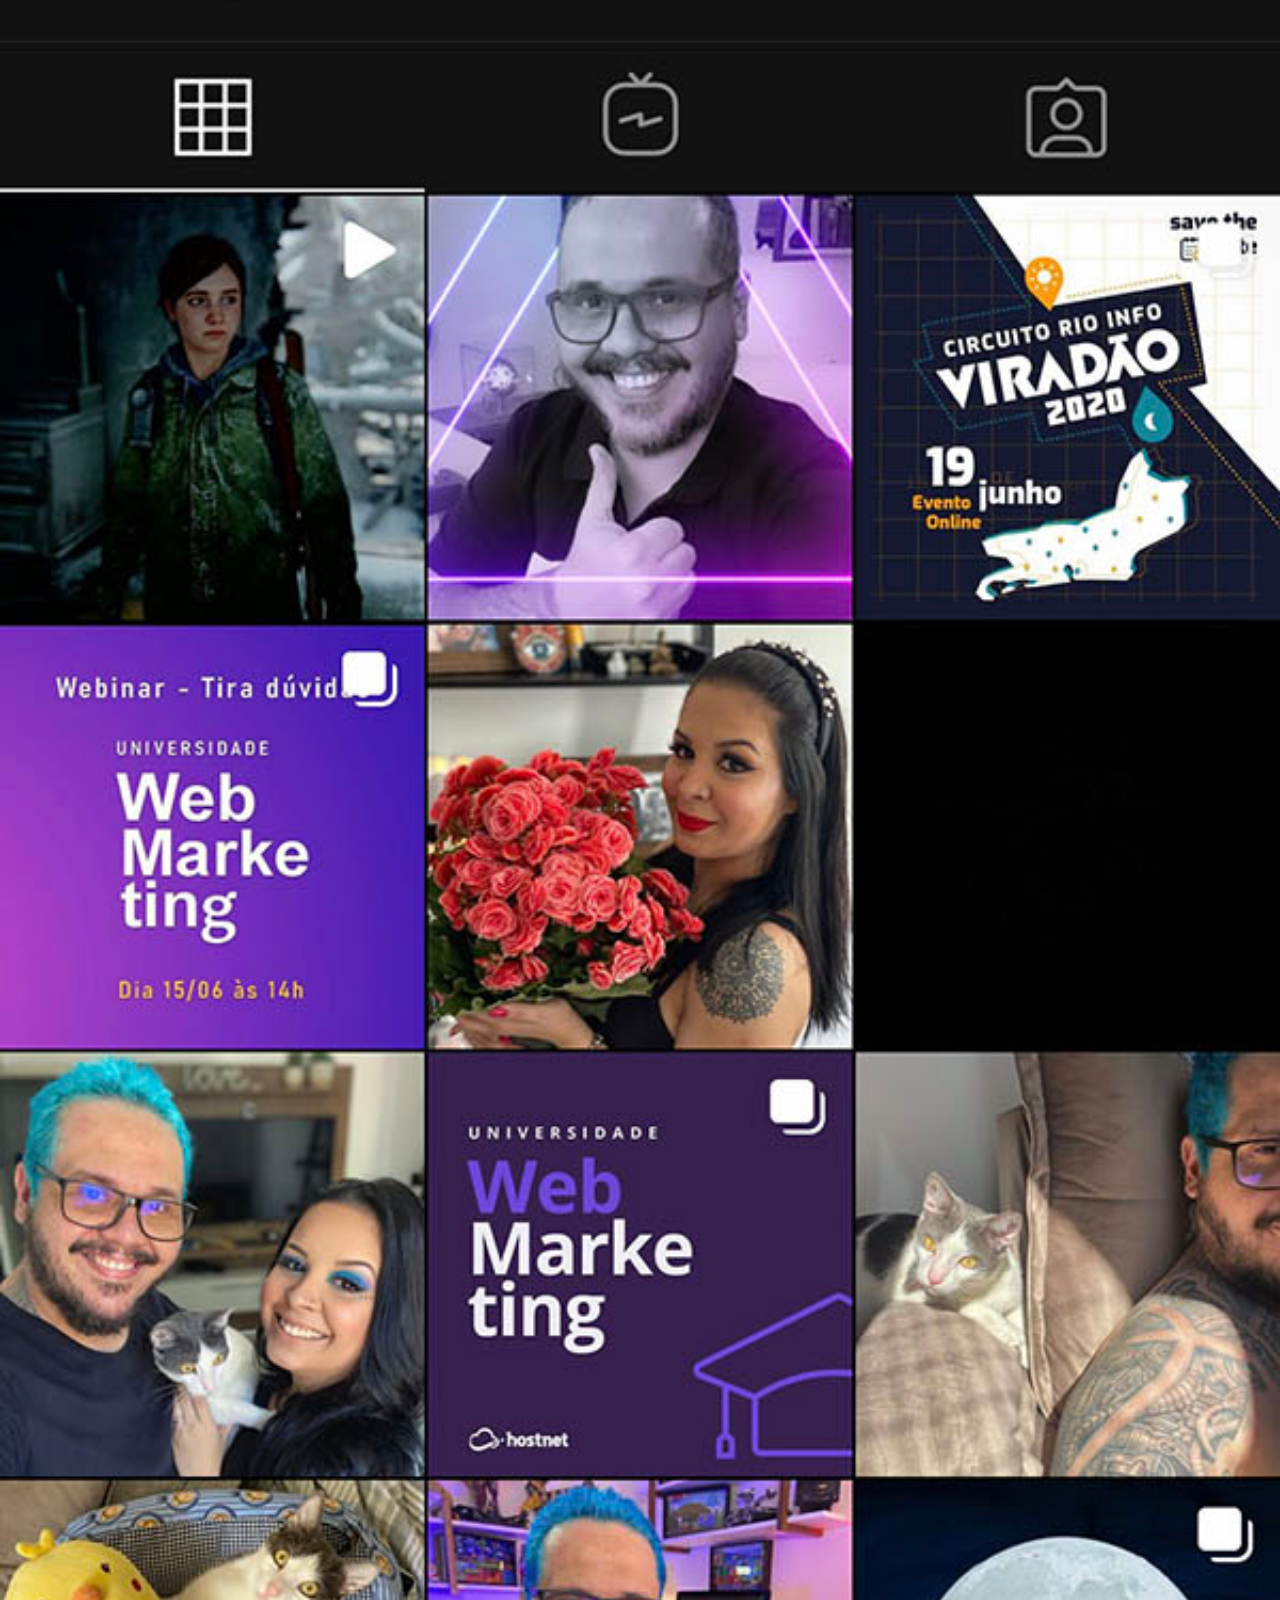
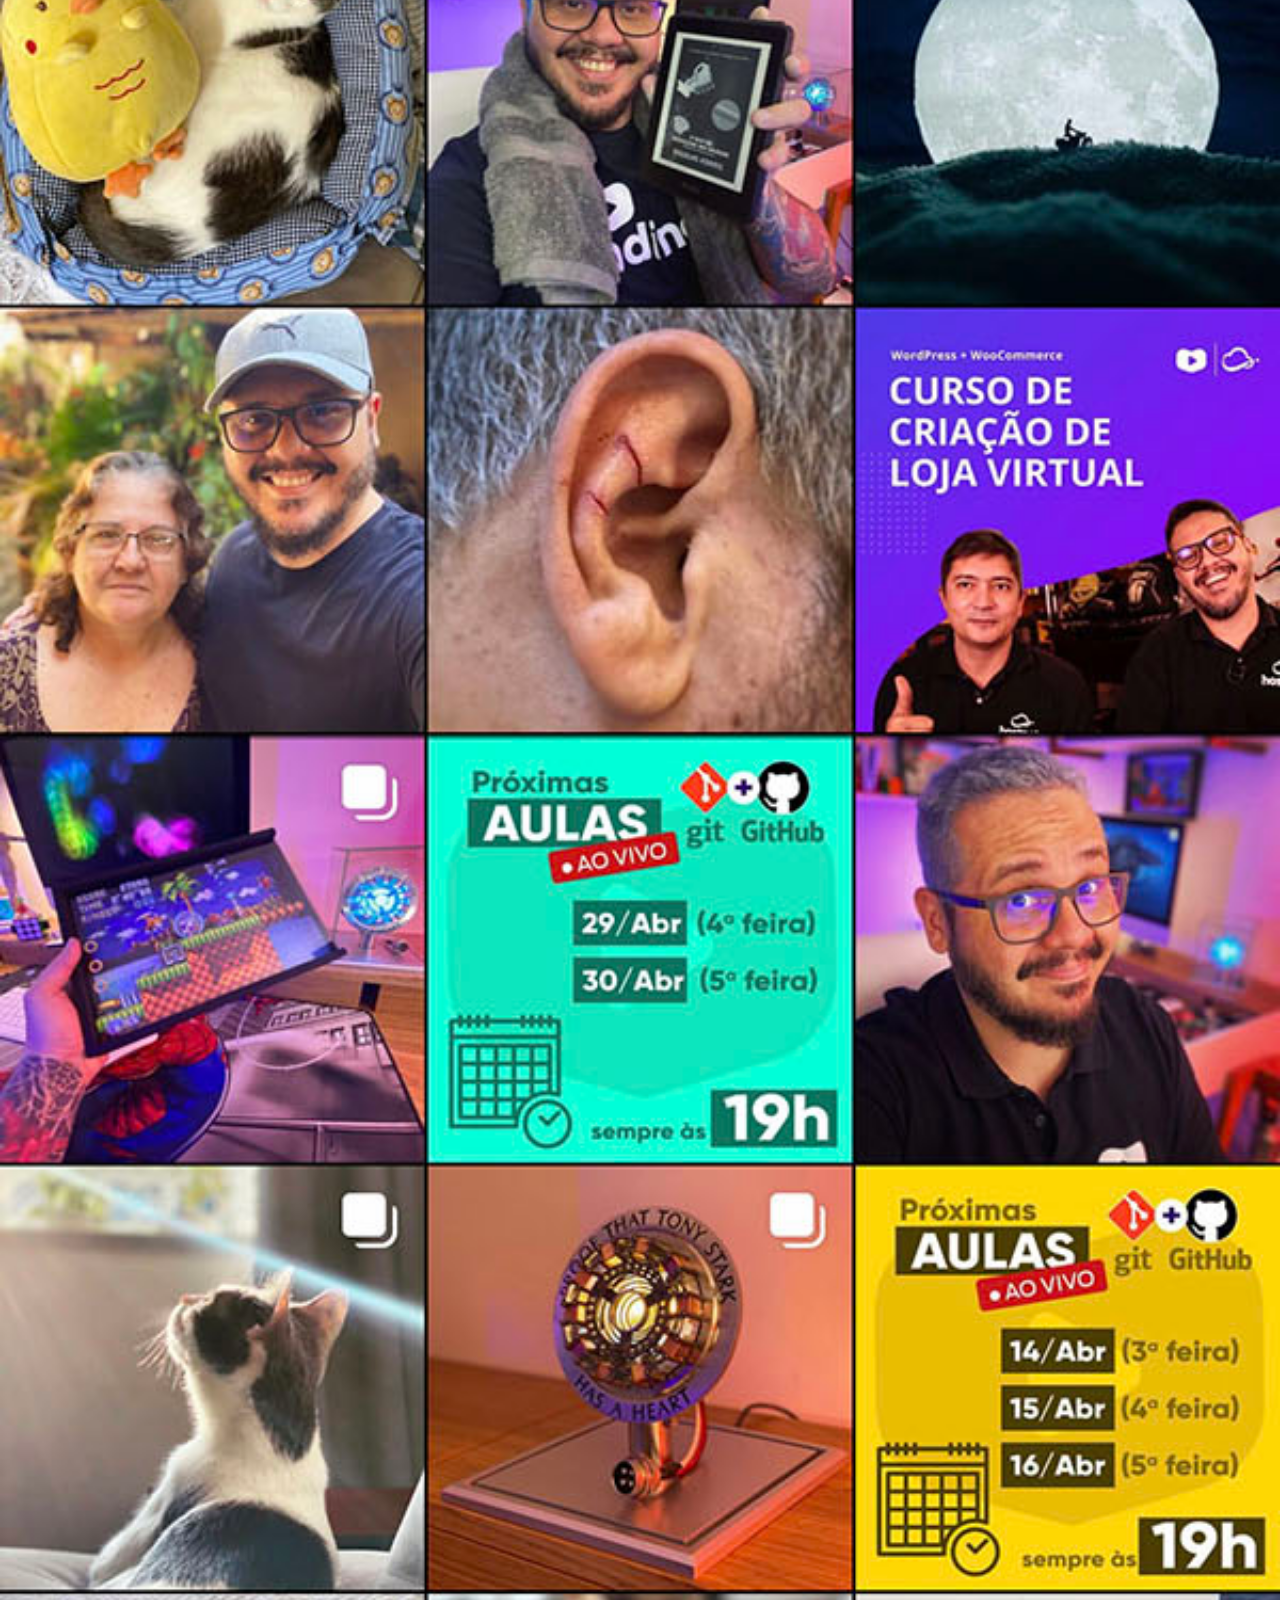
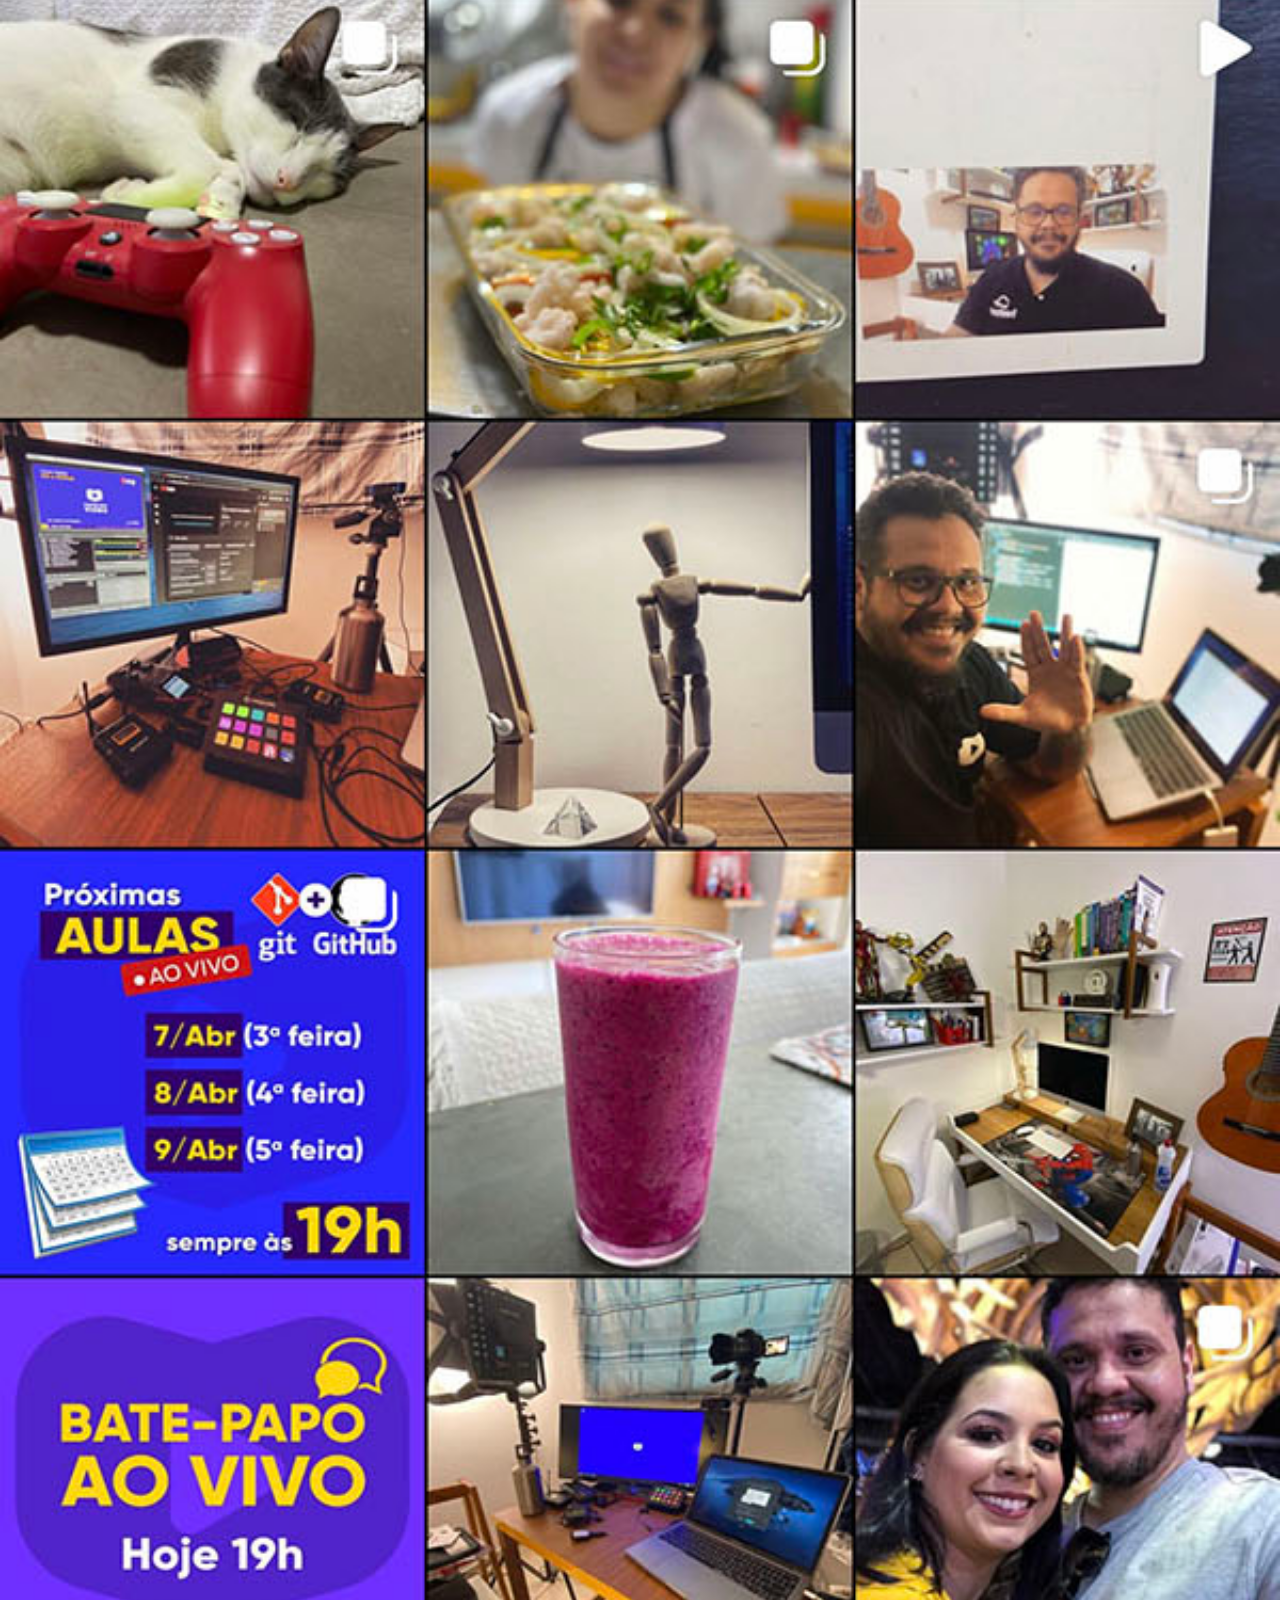
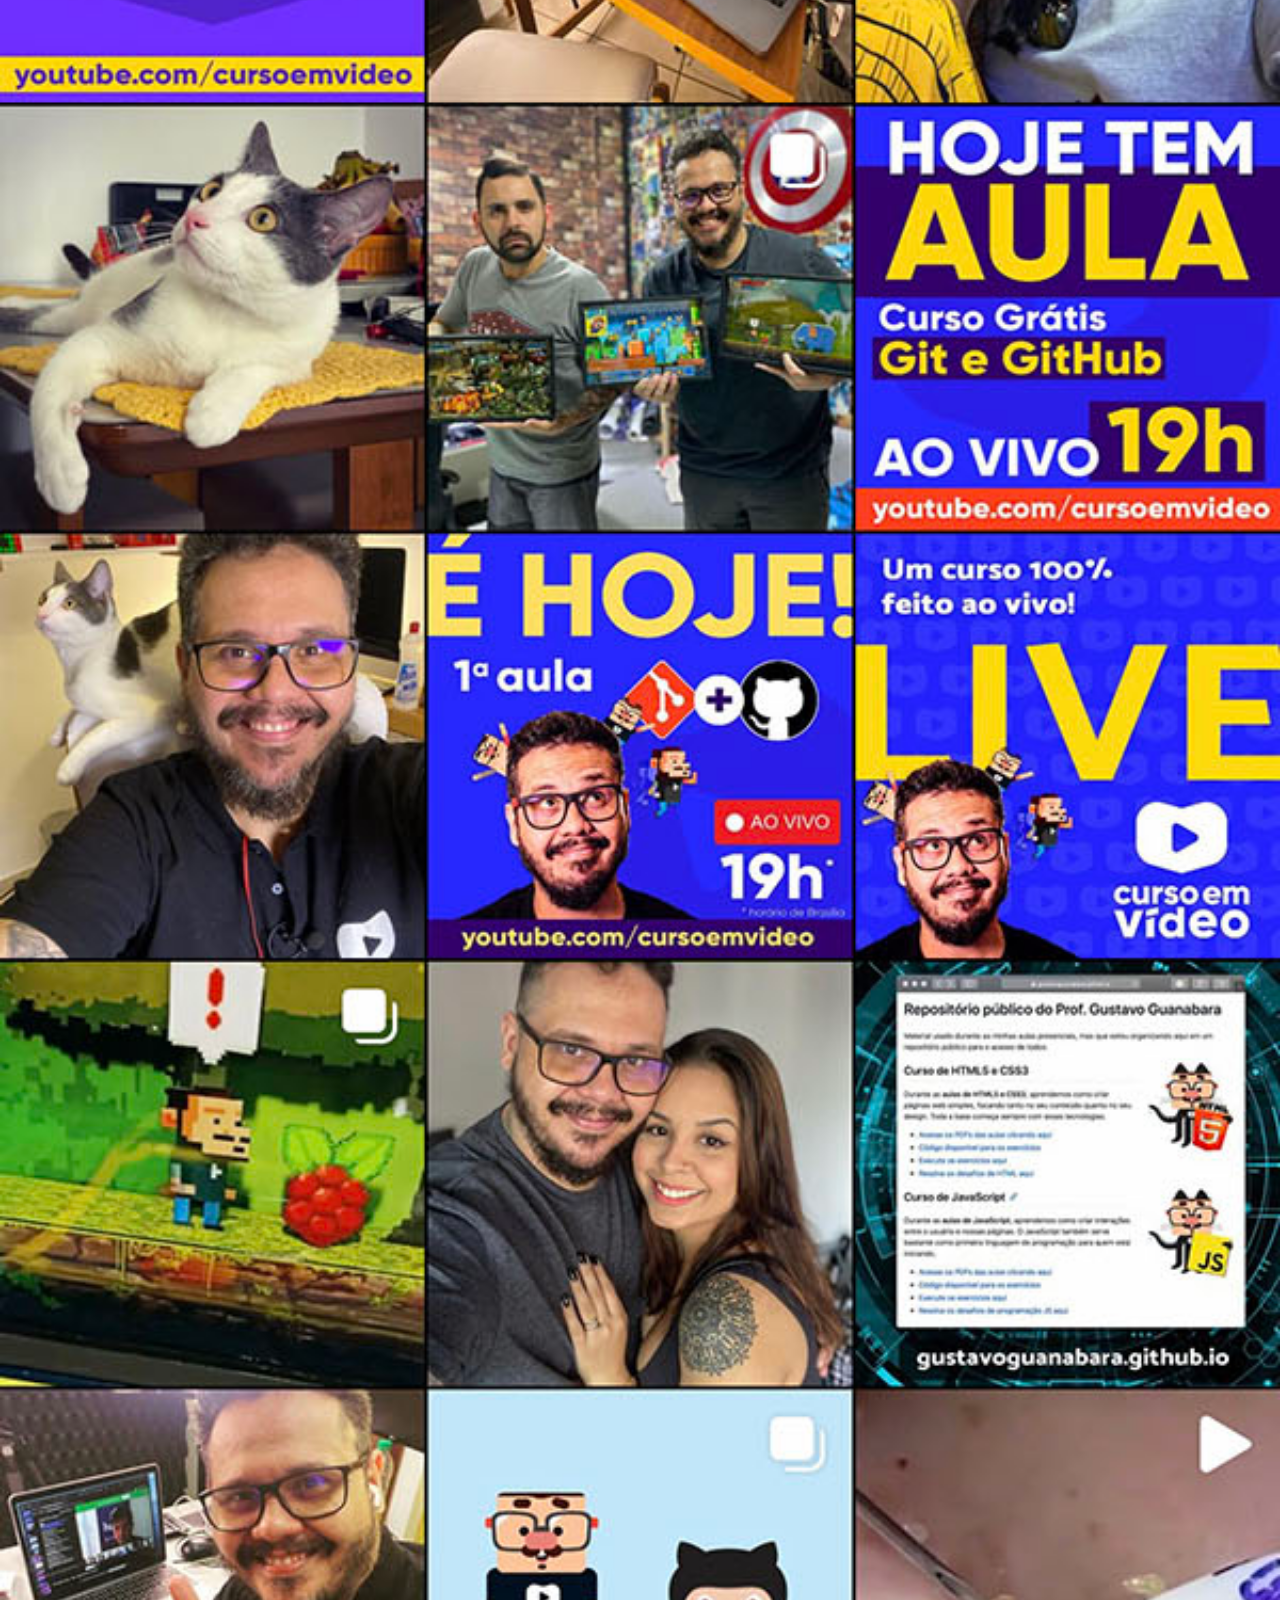
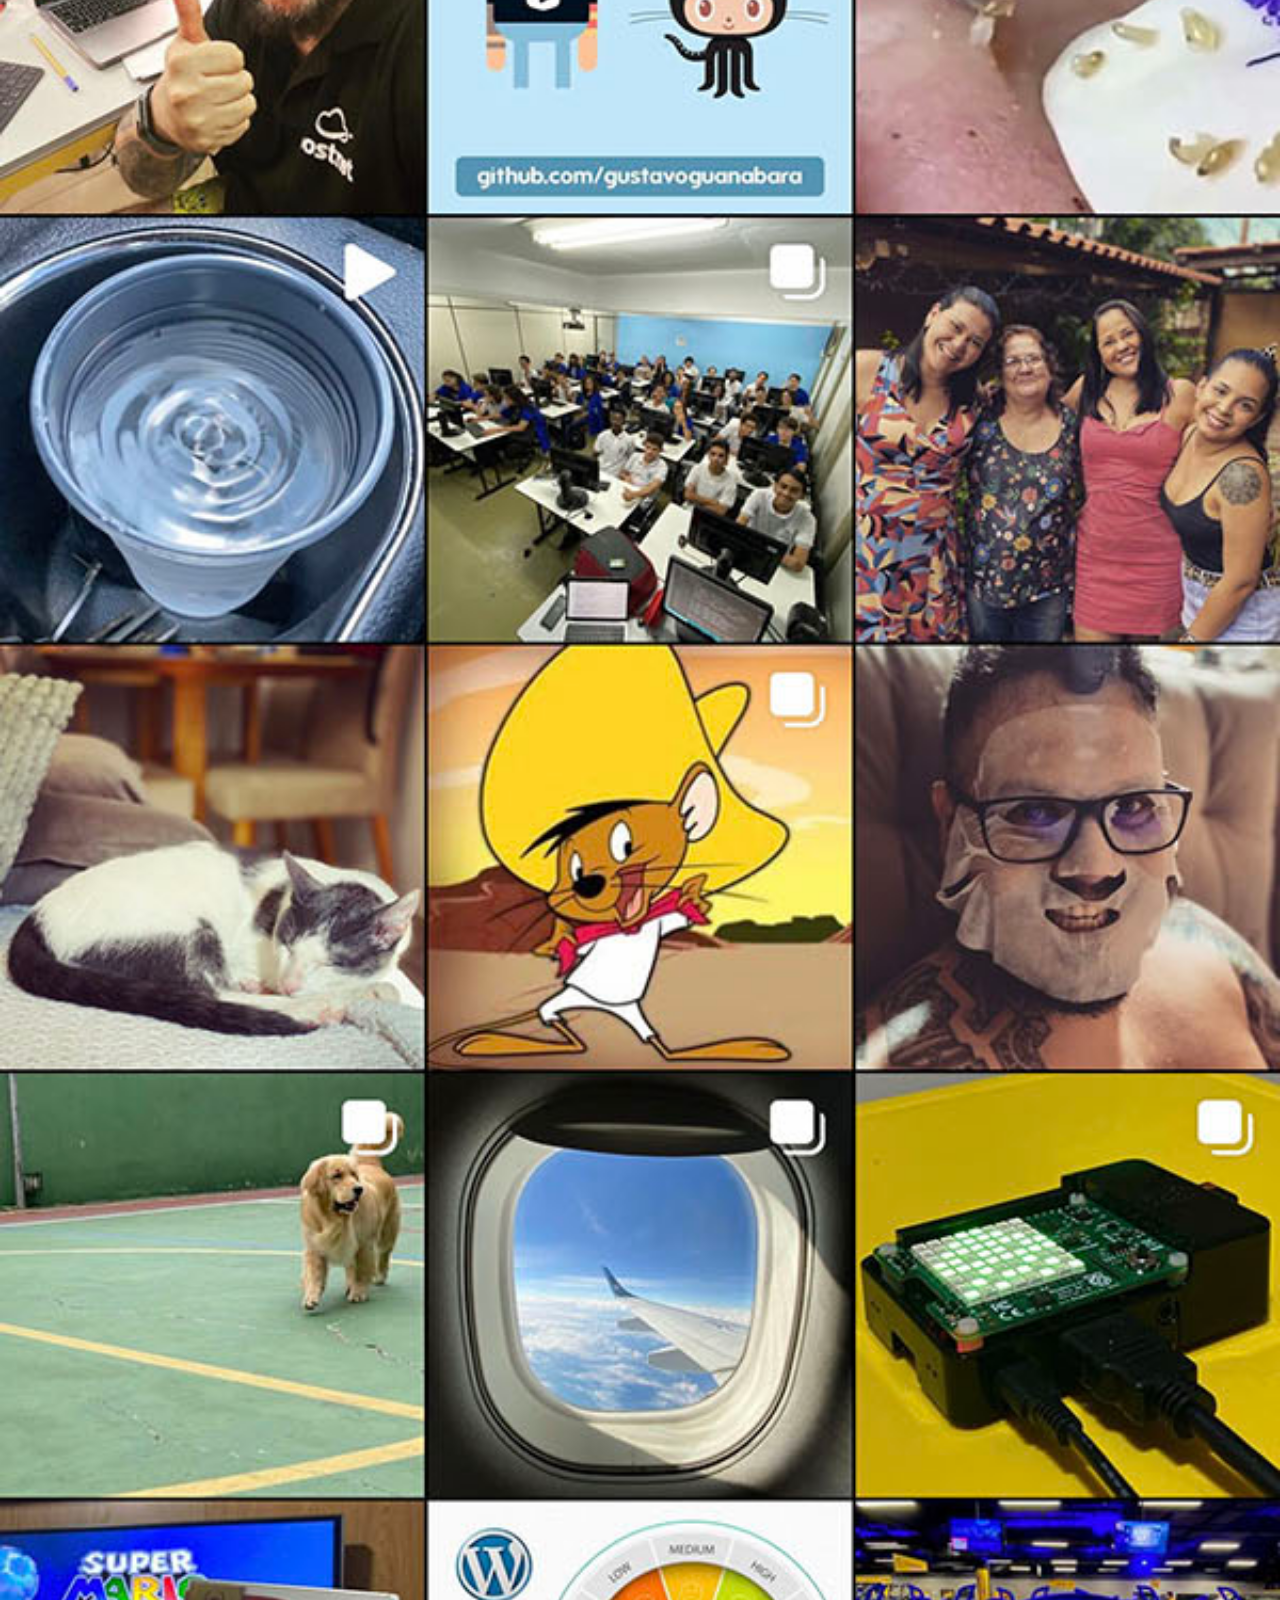
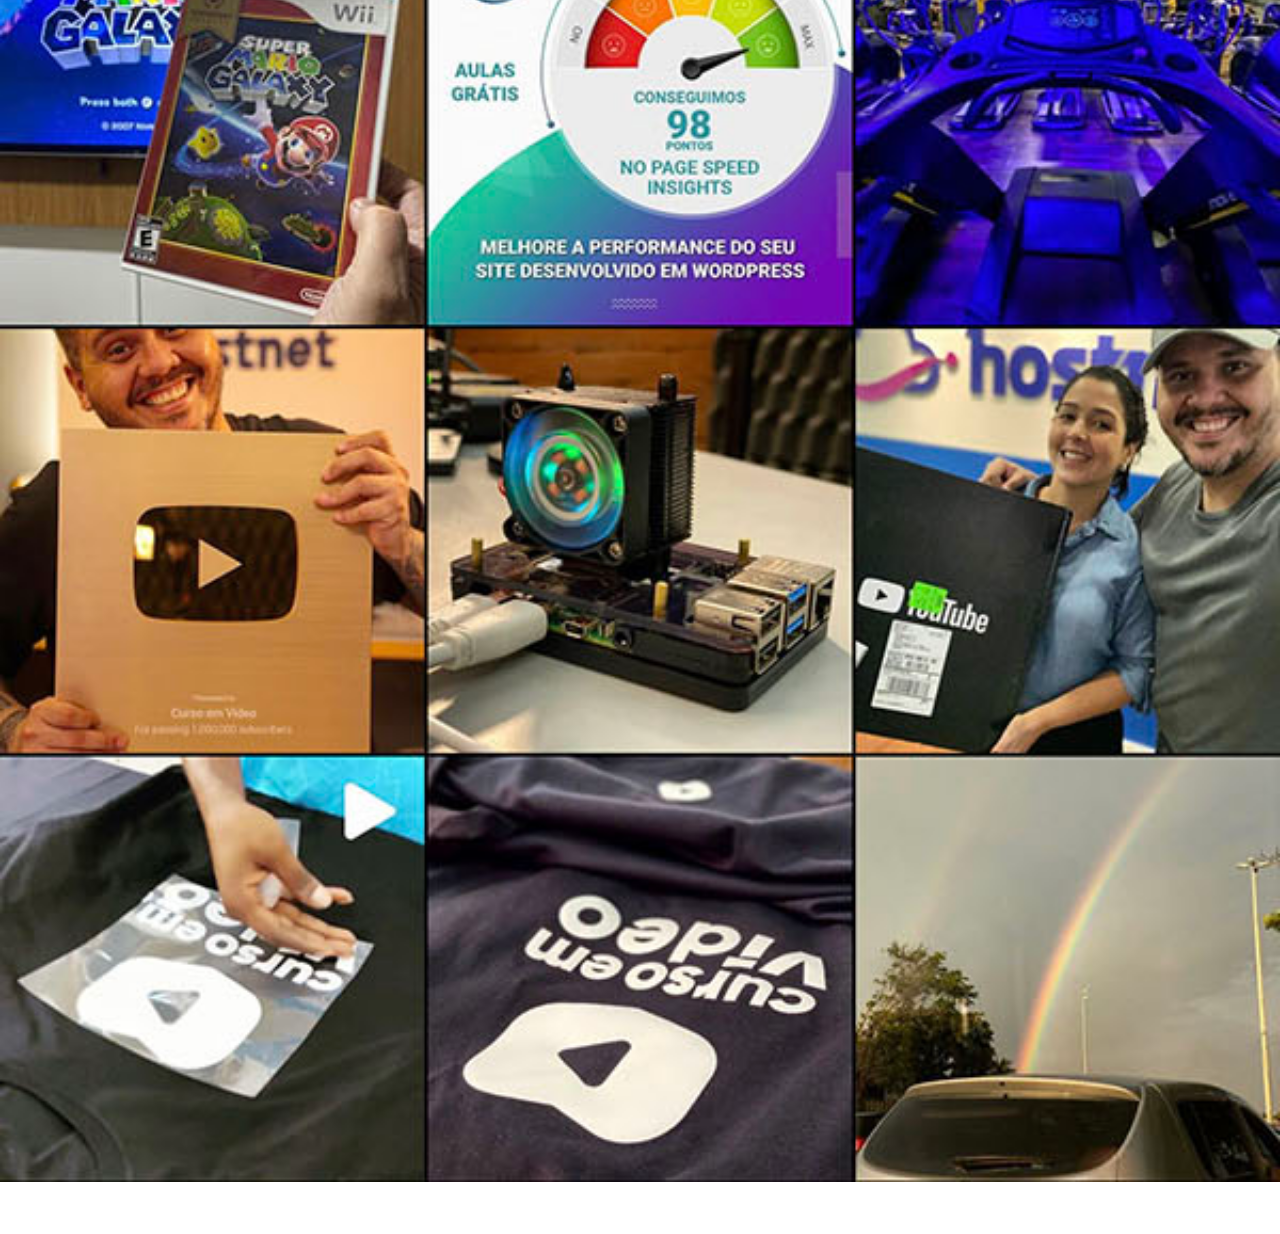
<file: instagram.html>
<!DOCTYPE html>
<html lang="pt-br">
<head>
    <meta charset="UTF-8">
    <meta http-equiv="X-UA-Compatible" content="IE=edge">
    <meta name="viewport" content="width=device-width, initial-scale=1.0">
    <title>Instagram</title>
    <link rel="stylesheet" href="estilo/social.css">
</head>
<body>
    <img src="imagens/tela-instagram.jpg" alt="Instagram">
    <a href="https://www.instagram.com/gustavoguanabara/" target="_blank">ACESSE</a>
</body>
</html>
</file>
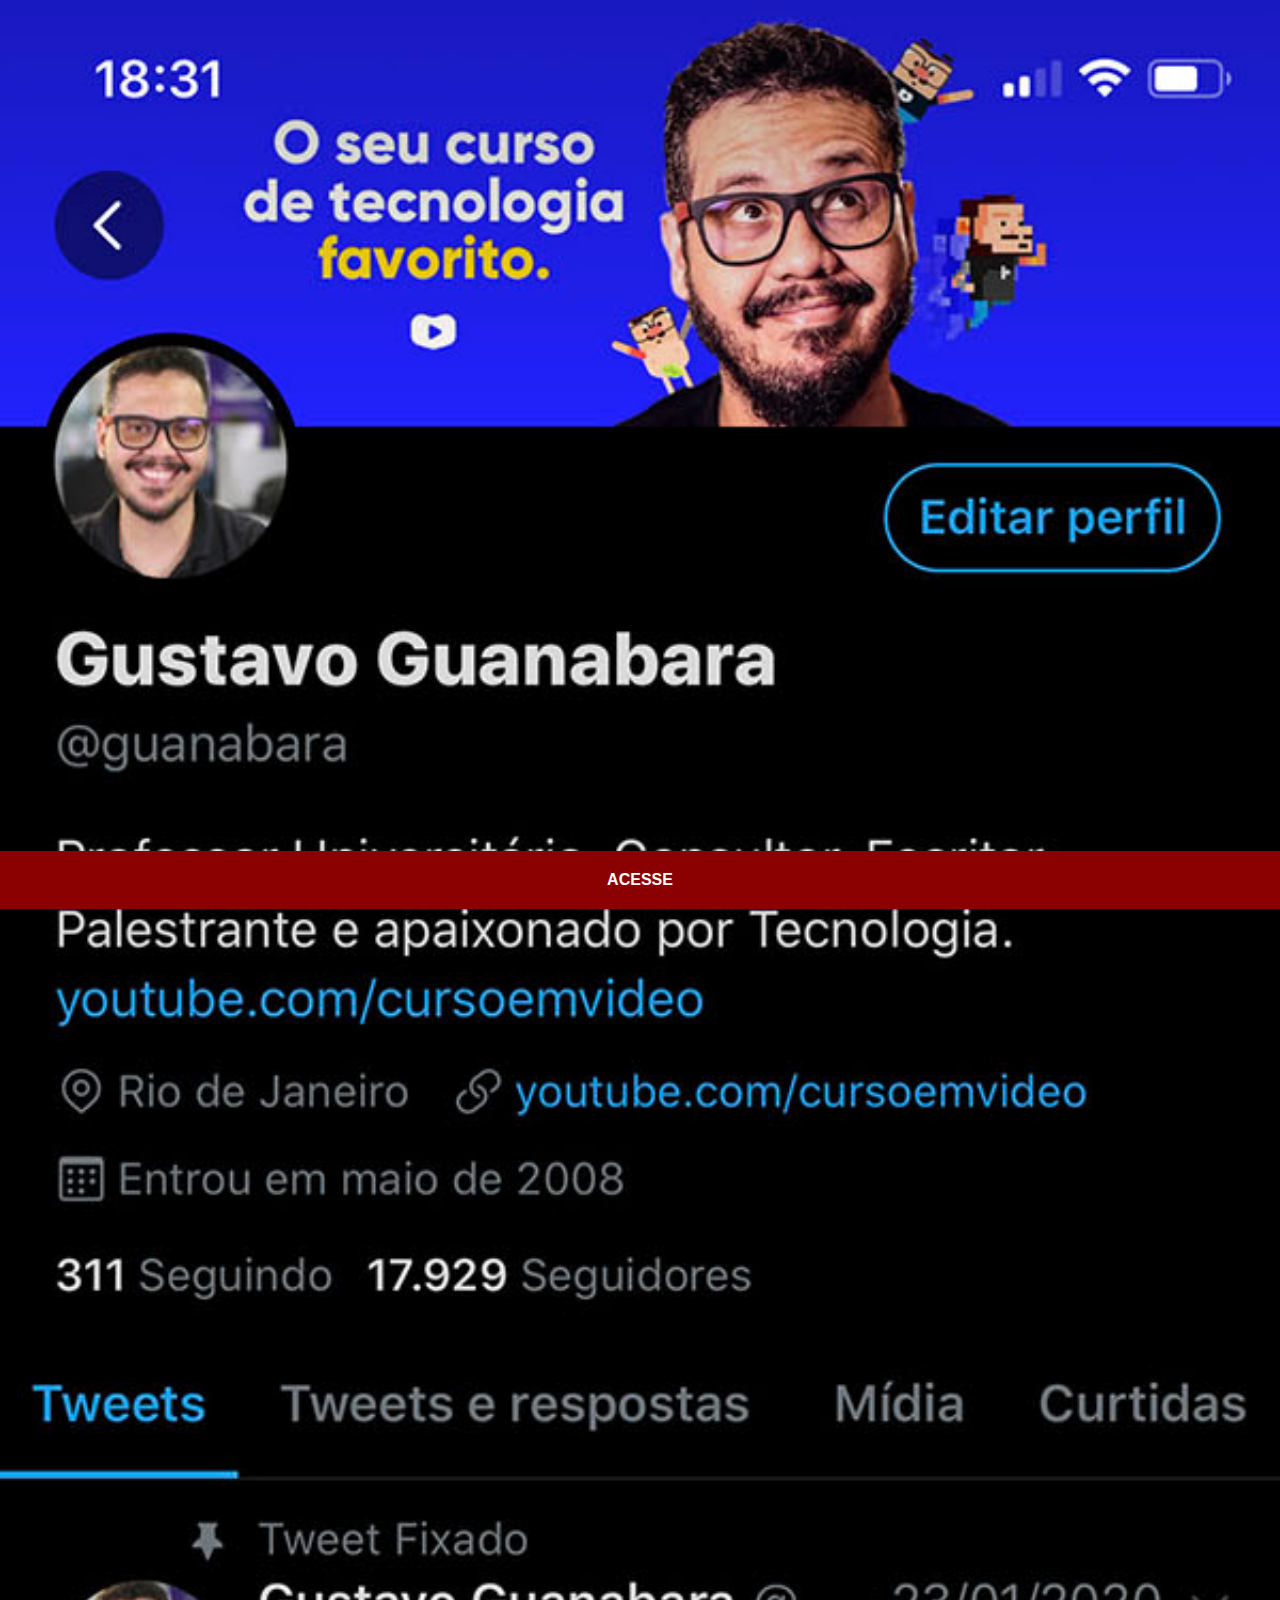
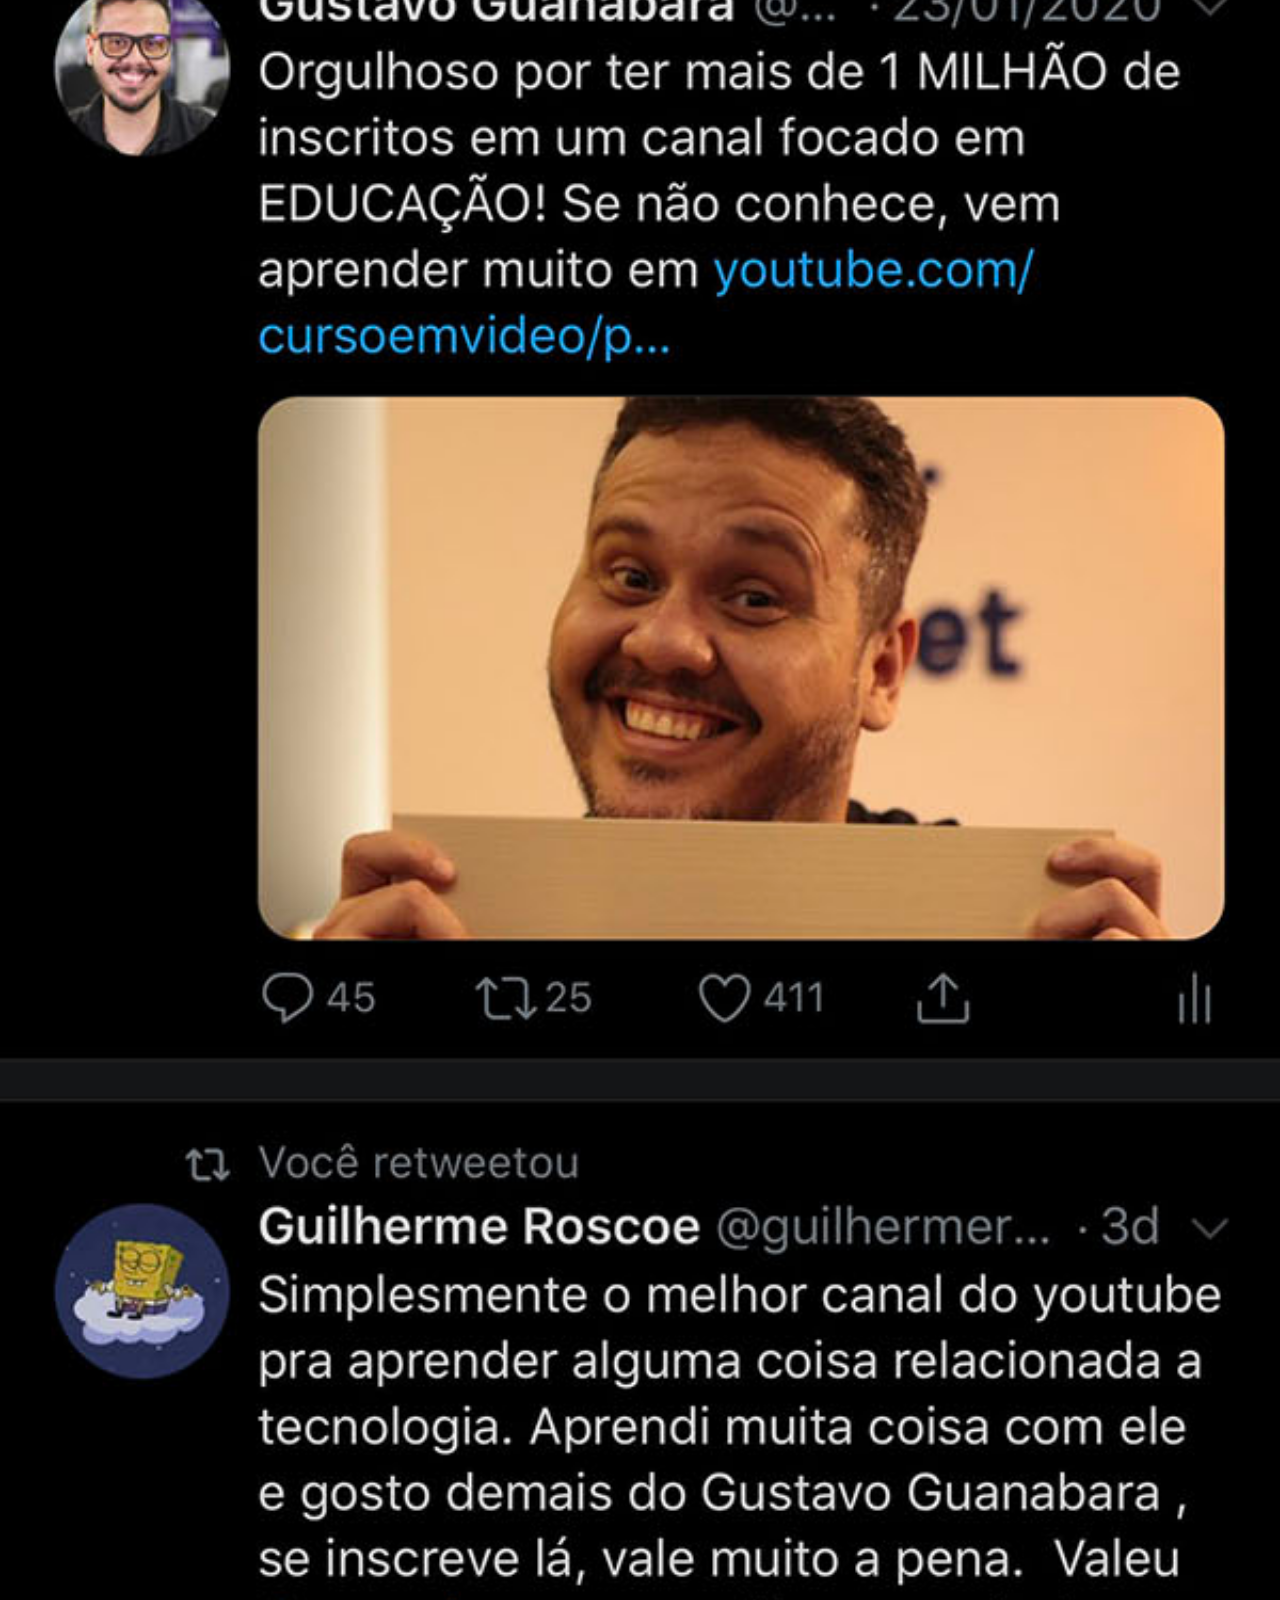
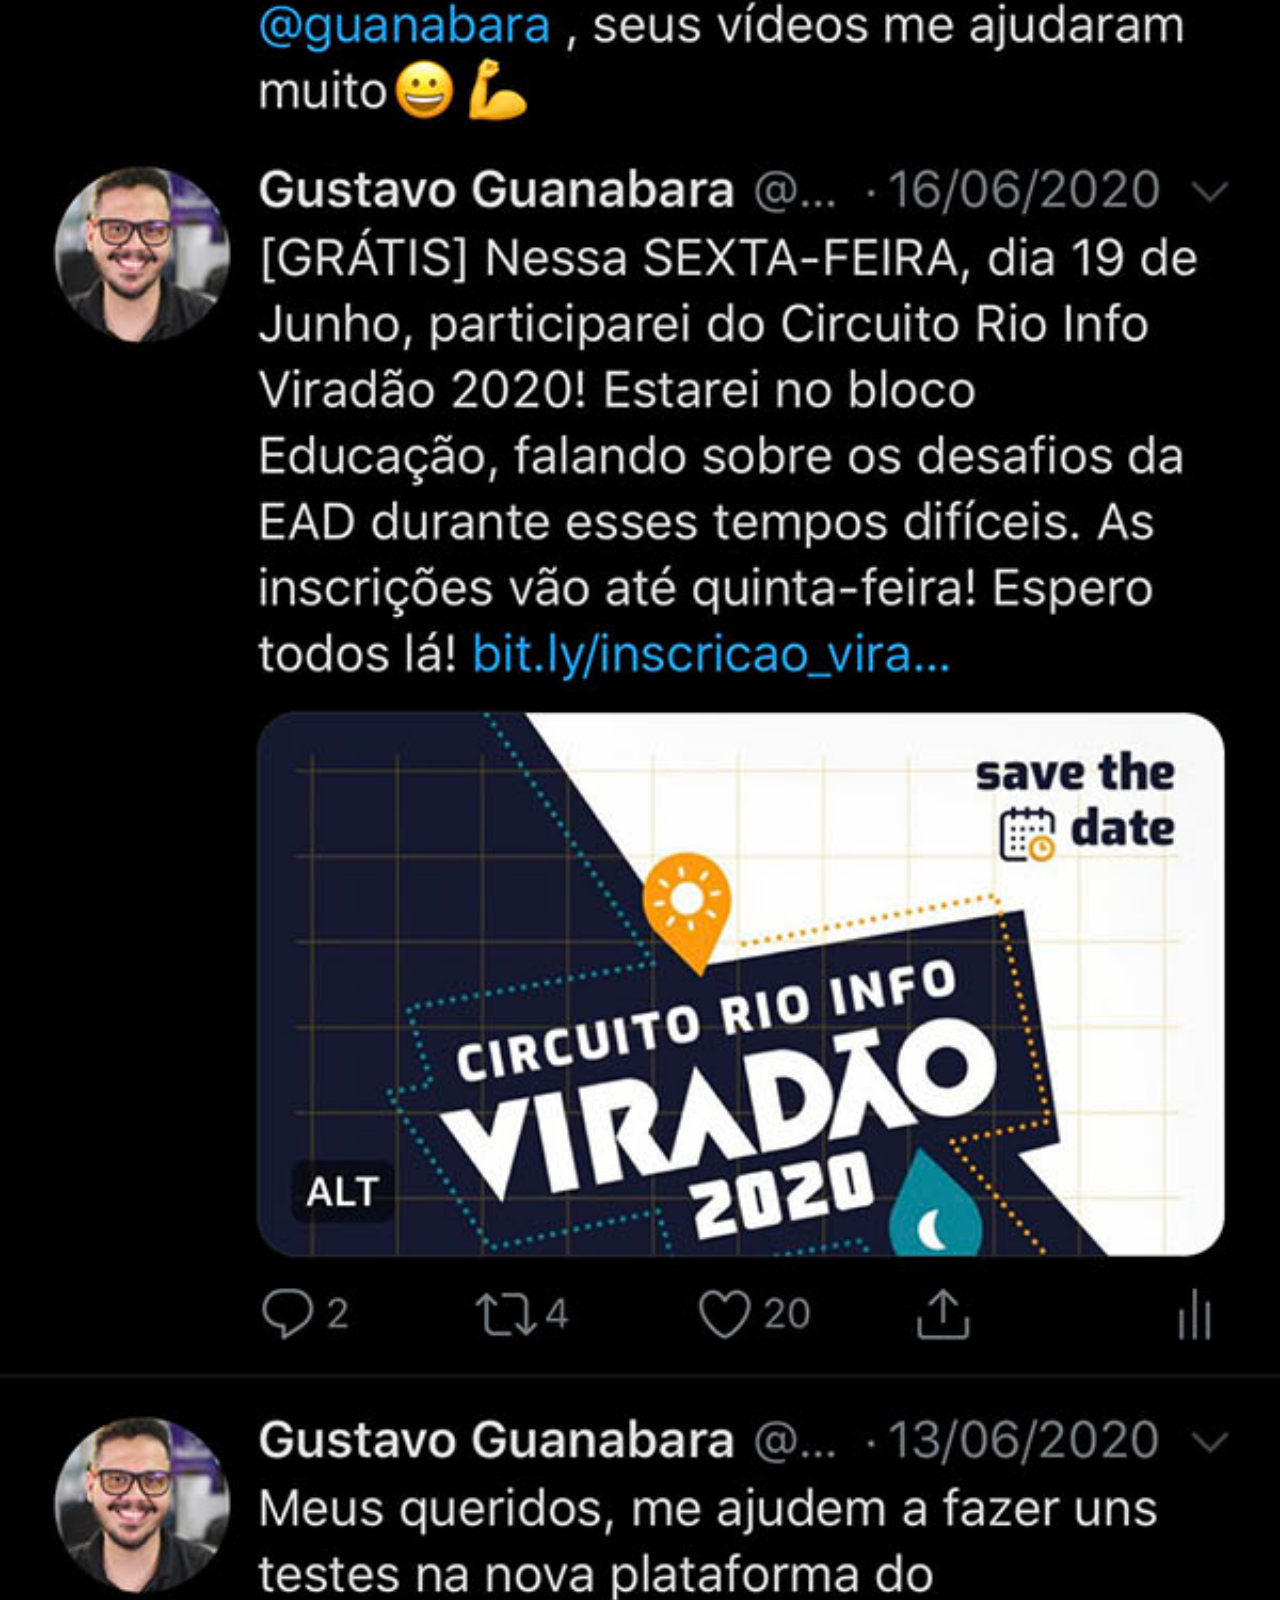
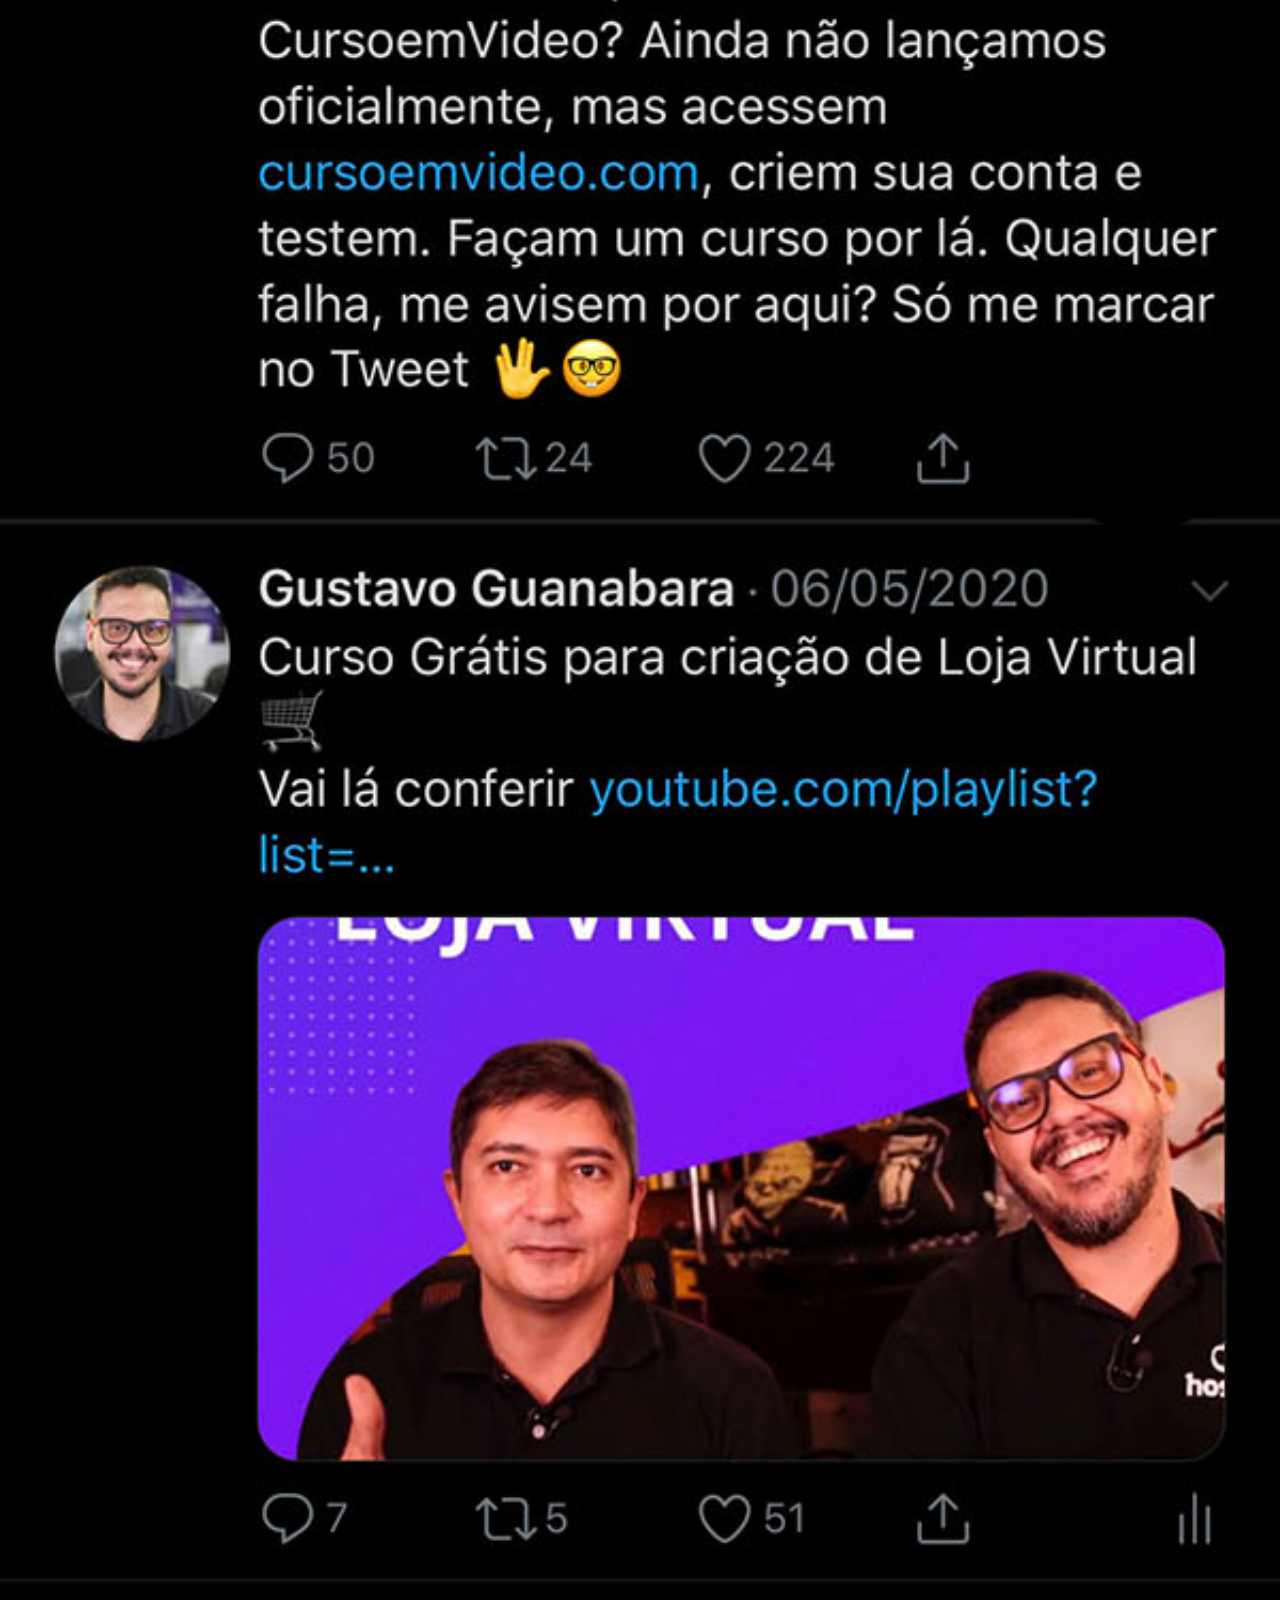
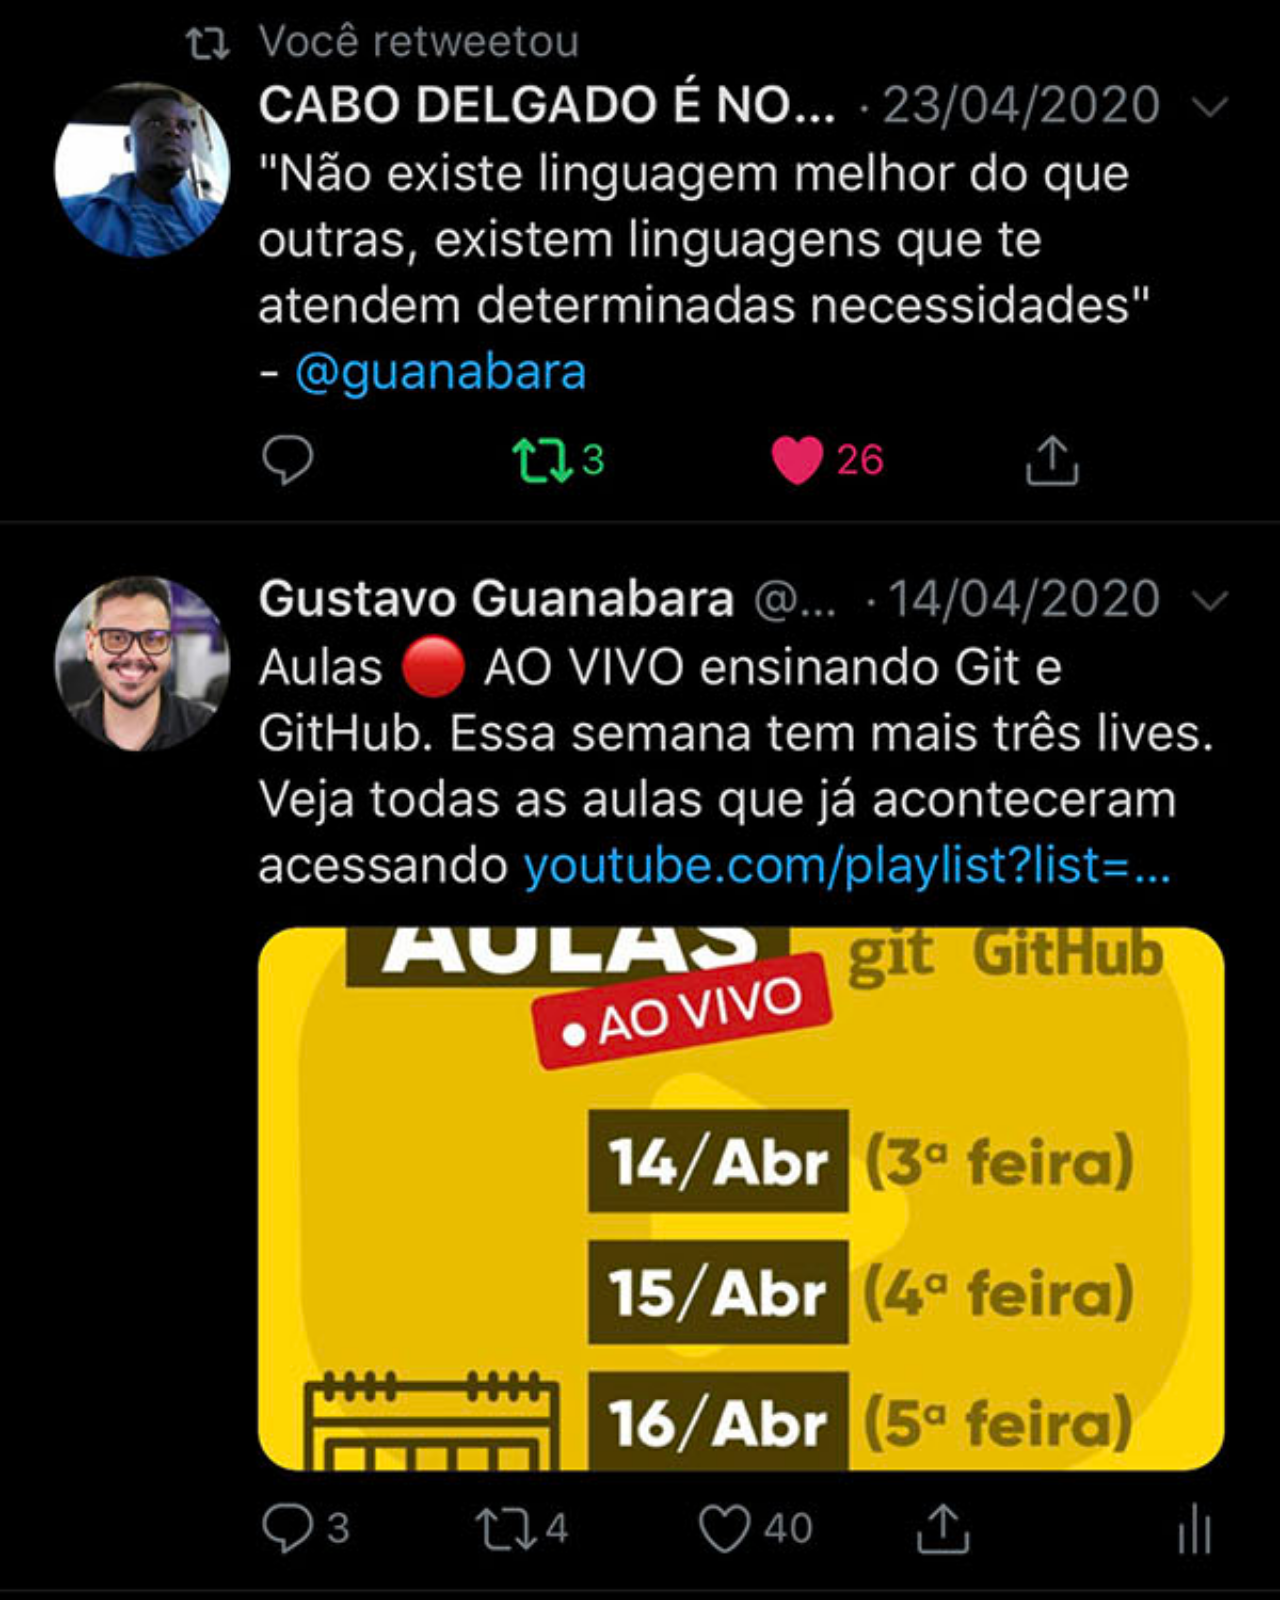
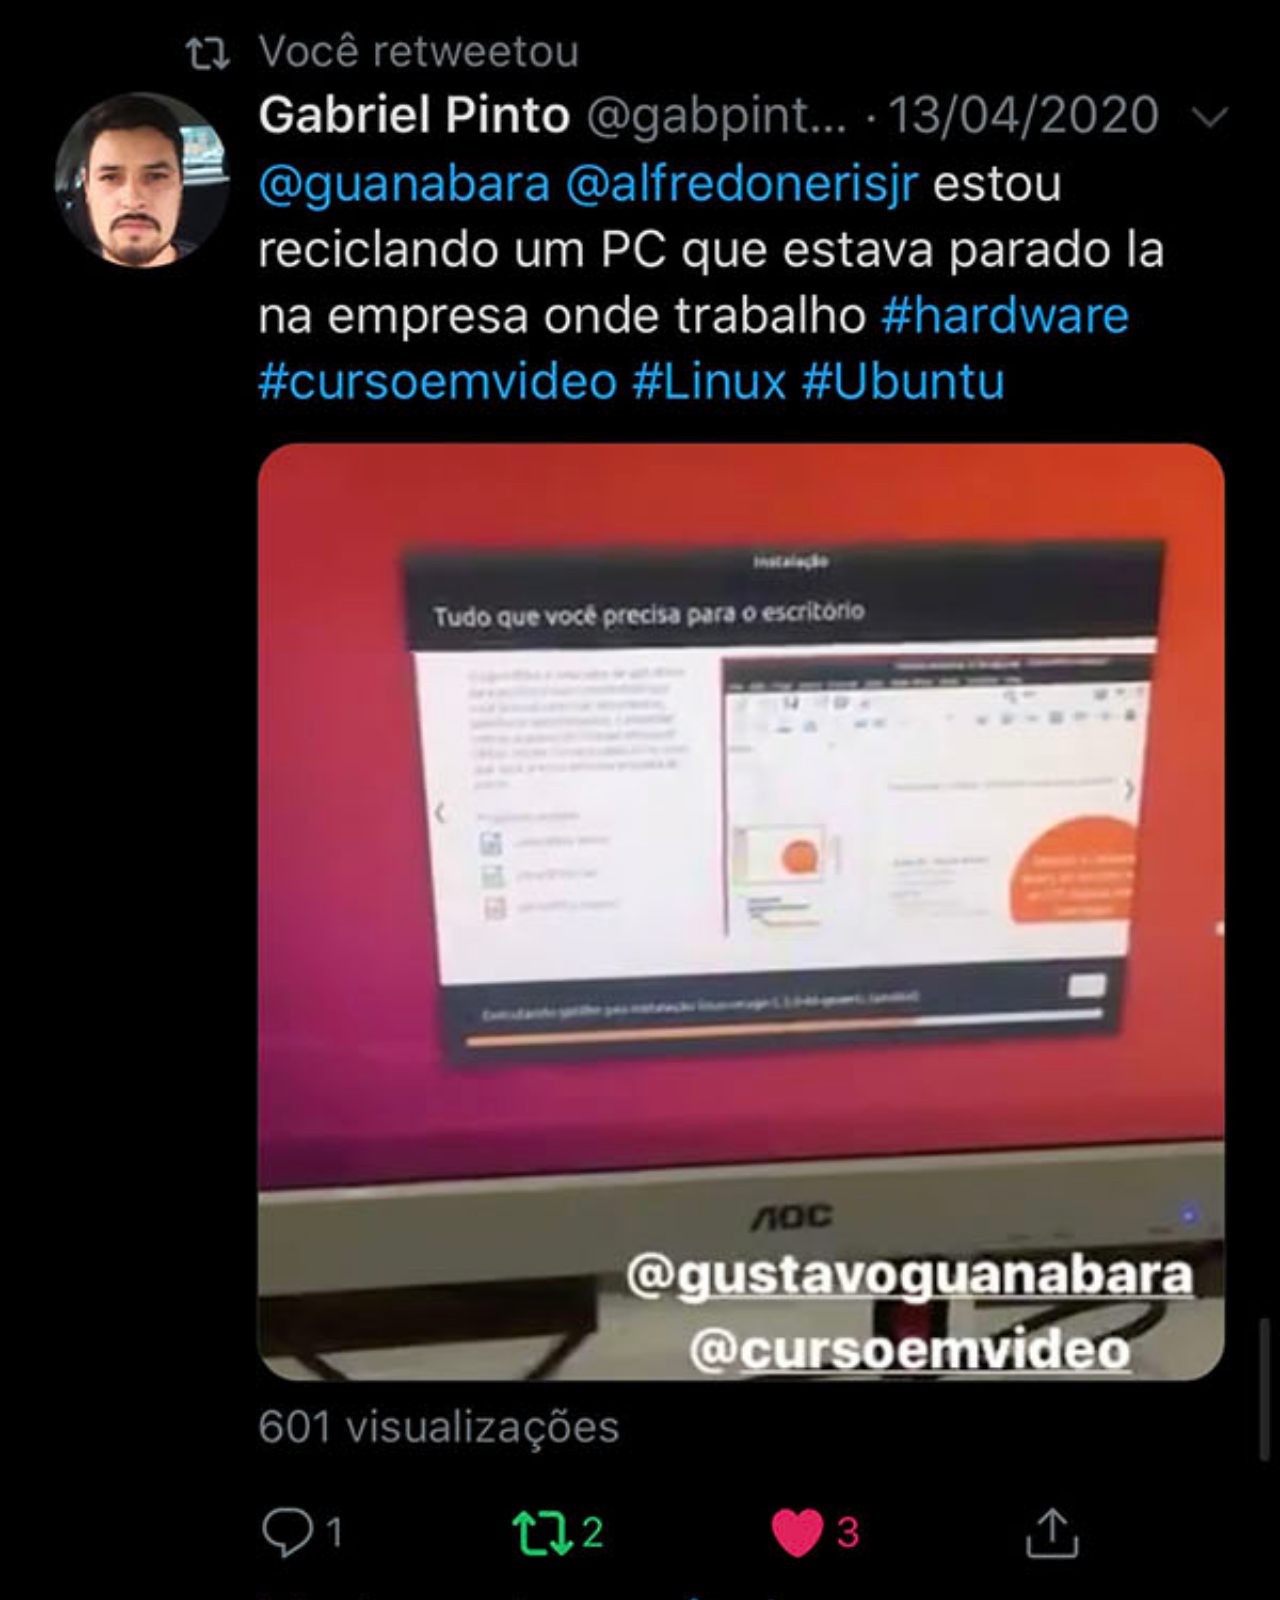
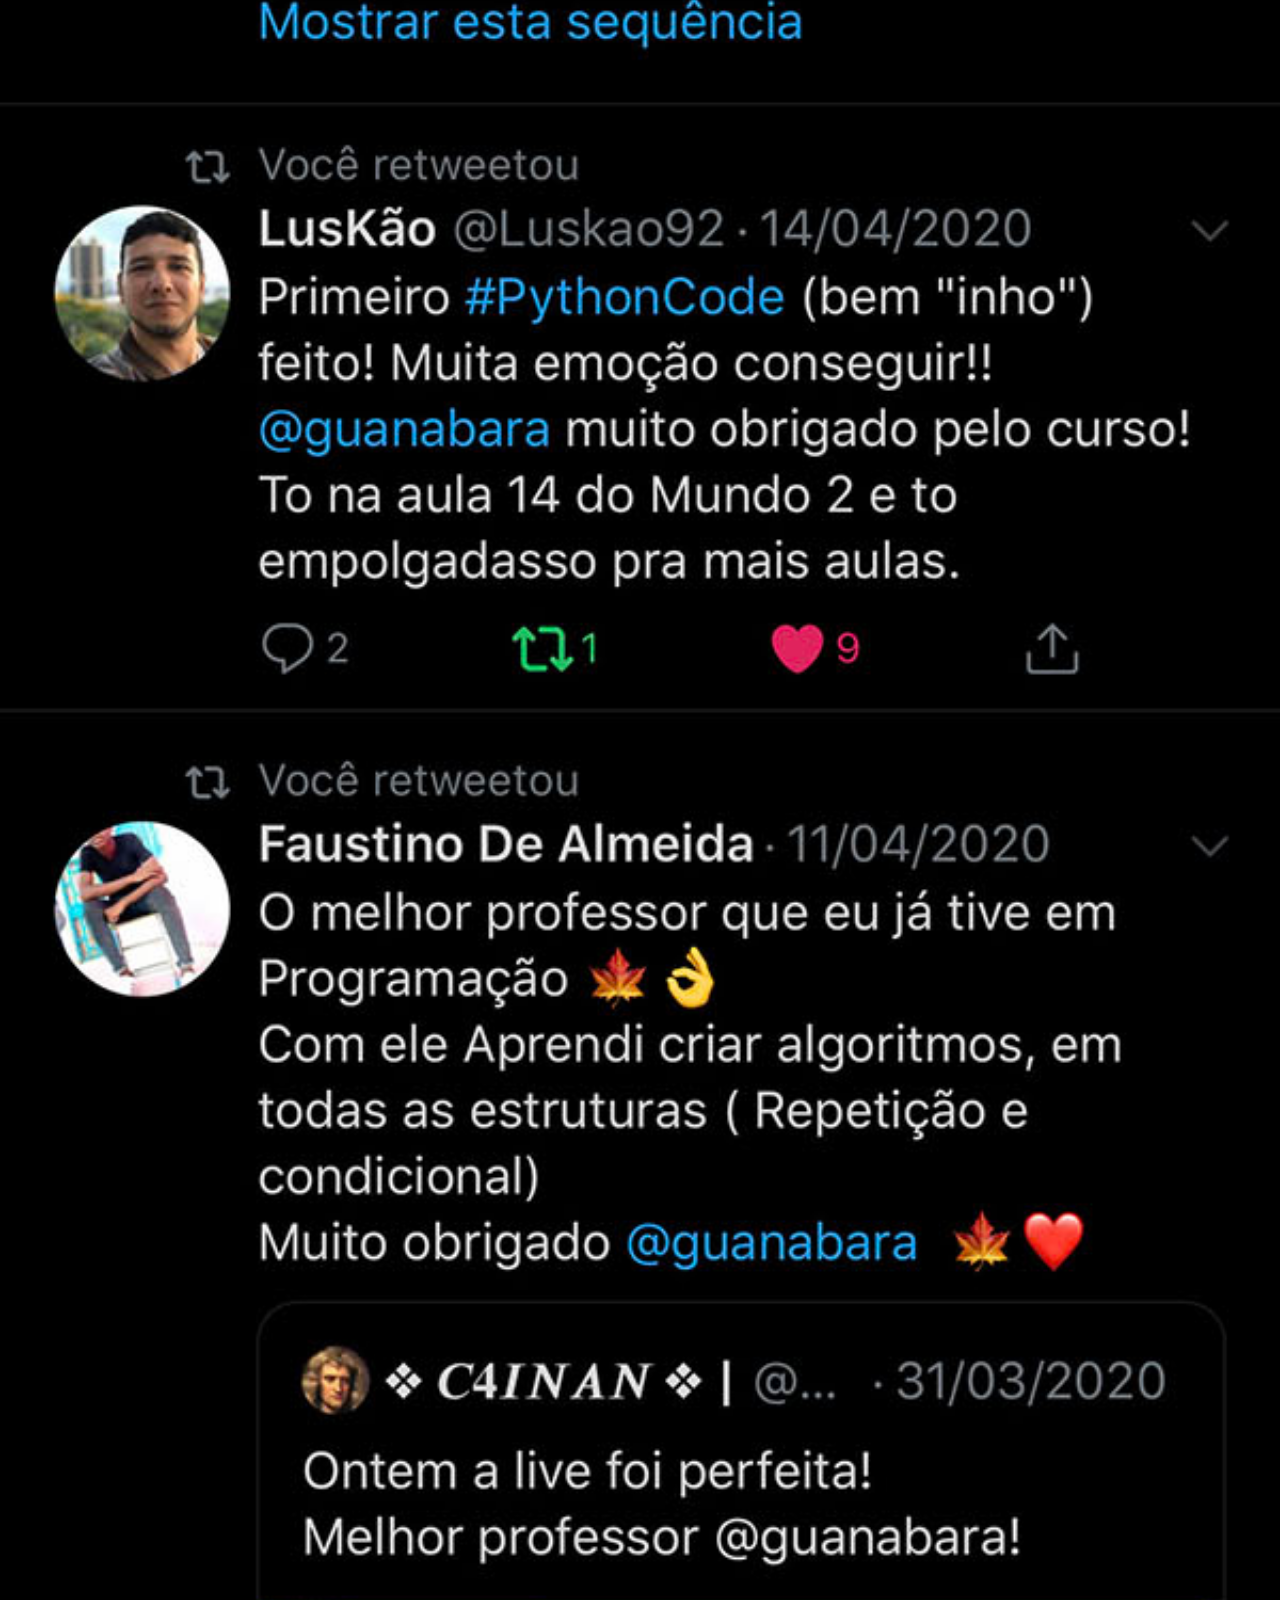
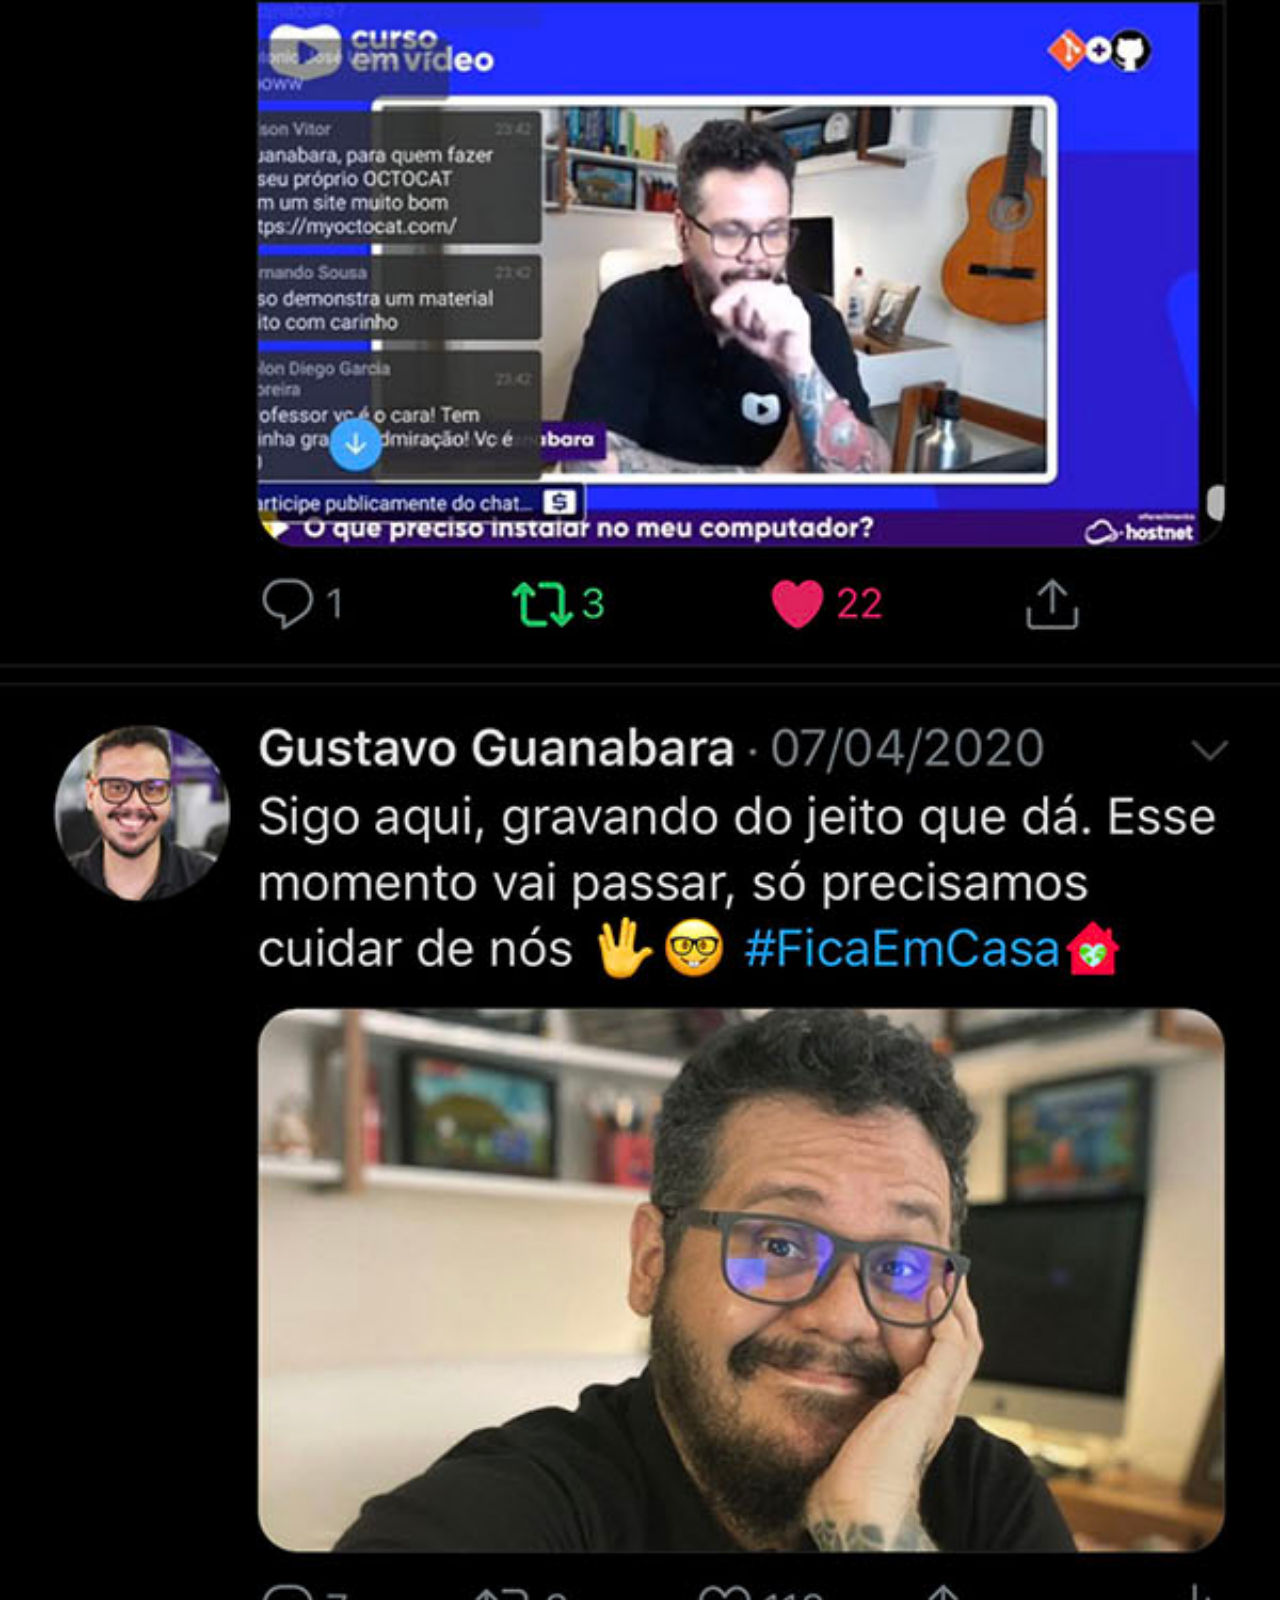
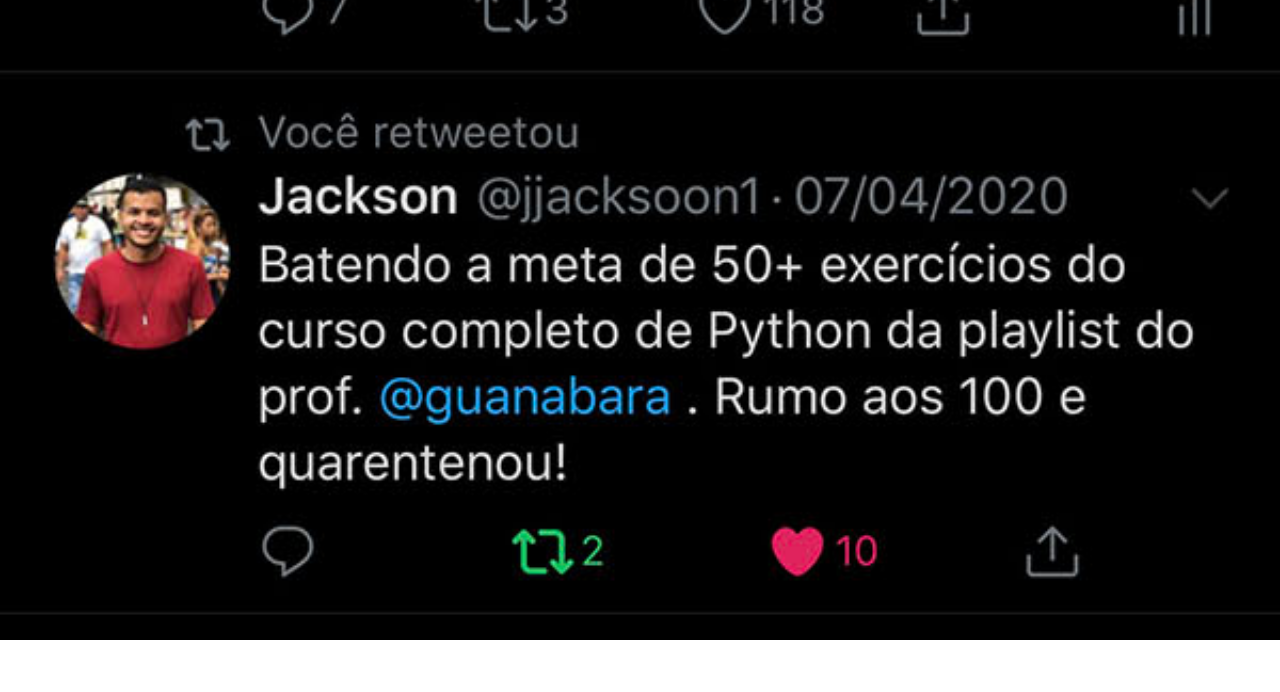
<file: twitter.html>
<!DOCTYPE html>
<html lang="pt-br">
<head>
    <meta charset="UTF-8">
    <meta http-equiv="X-UA-Compatible" content="IE=edge">
    <meta name="viewport" content="width=device-width, initial-scale=1.0">
    <title>Facebook</title>
    <link rel="stylesheet" href="estilo/social.css">
</head>
<body>
    <img src="imagens/tela-twitter.jpg" alt="Twitter">
    <a href="https://twitter.com/guanabara" target="_blank">ACESSE</a>
</body>
</html>
</file>
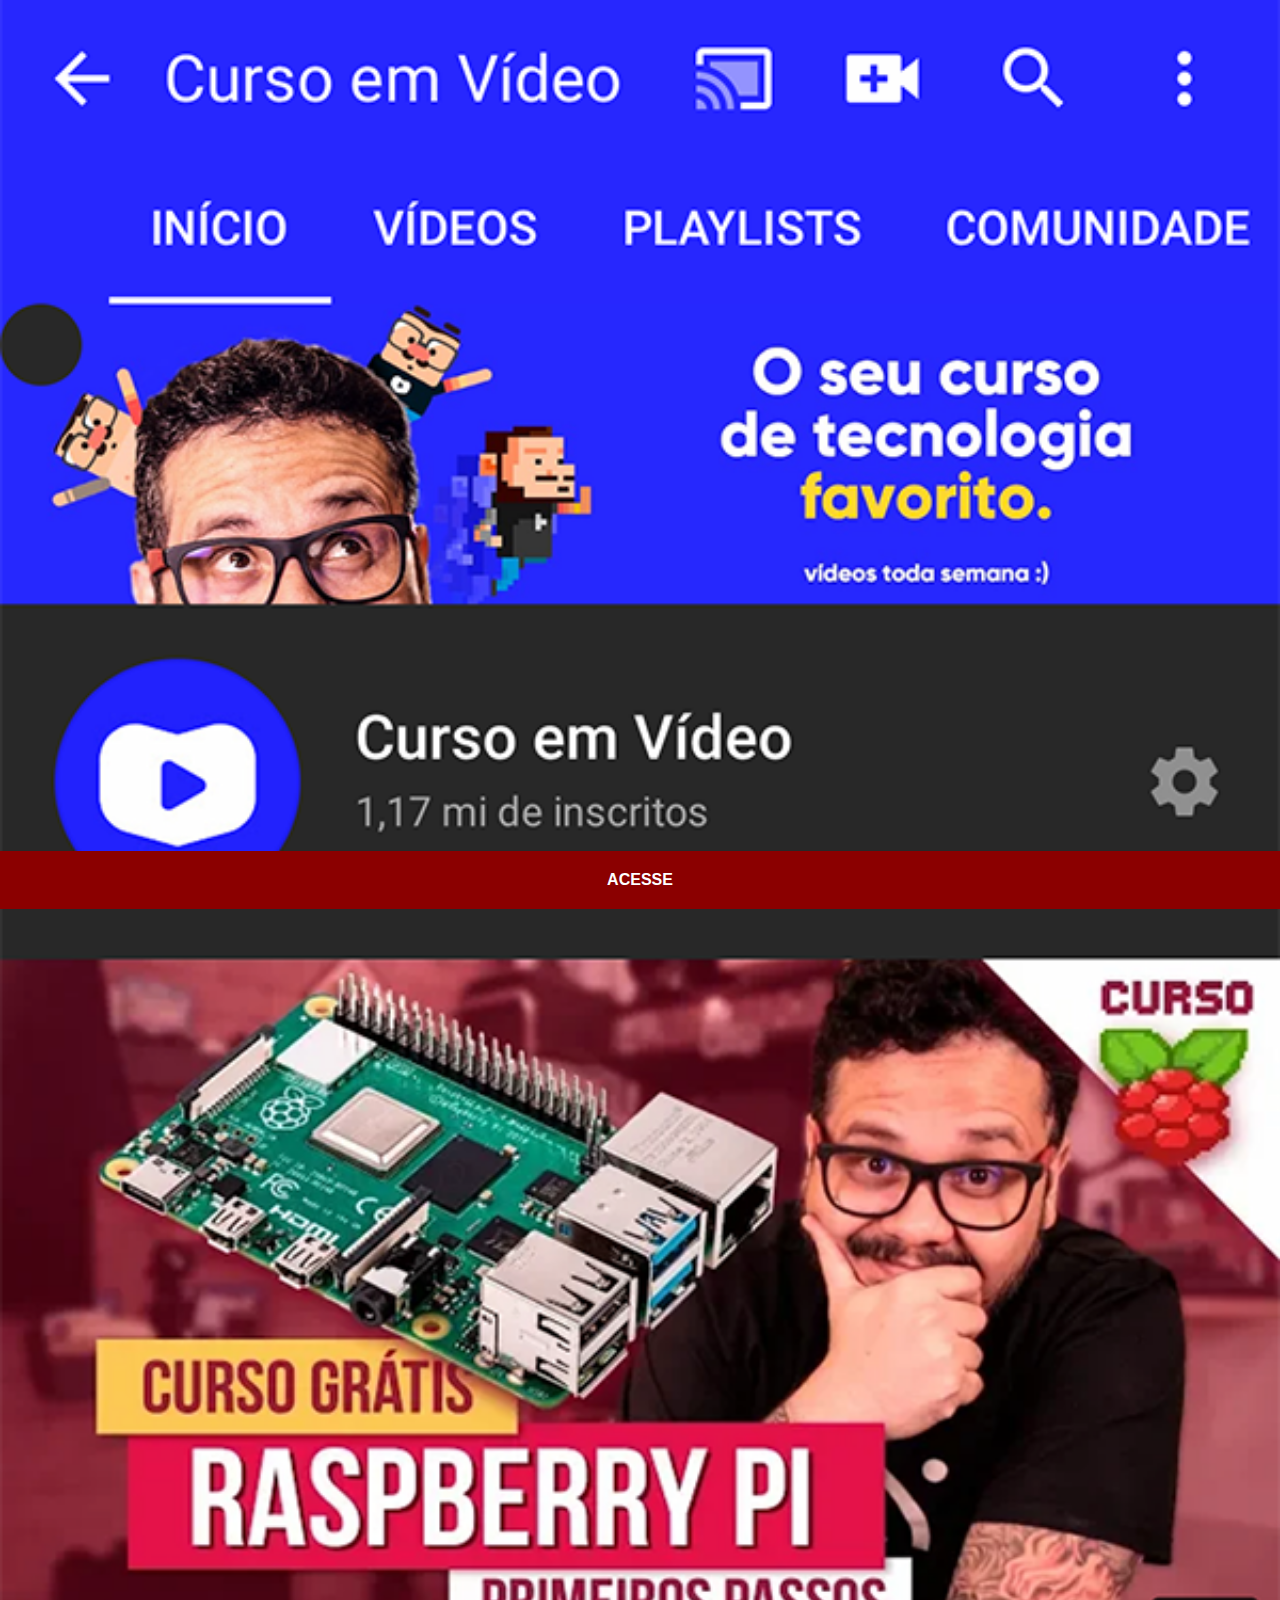
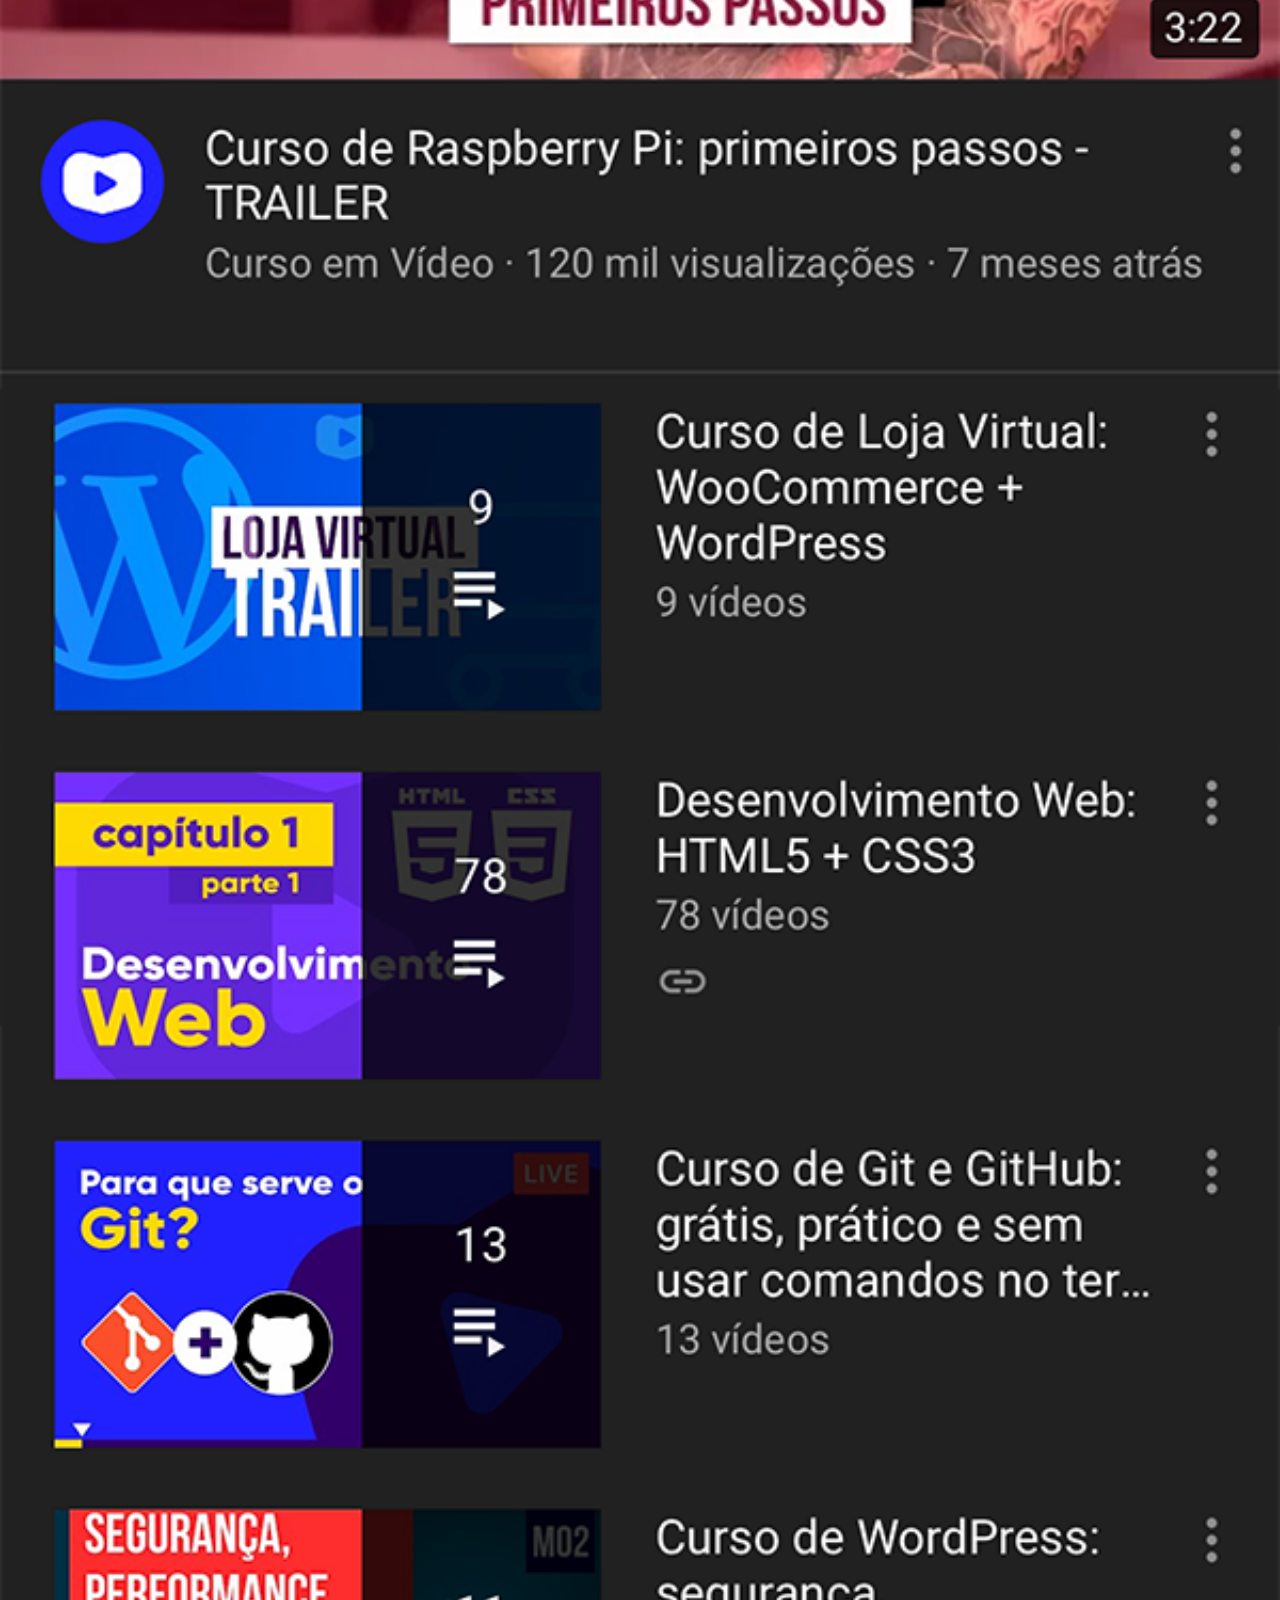
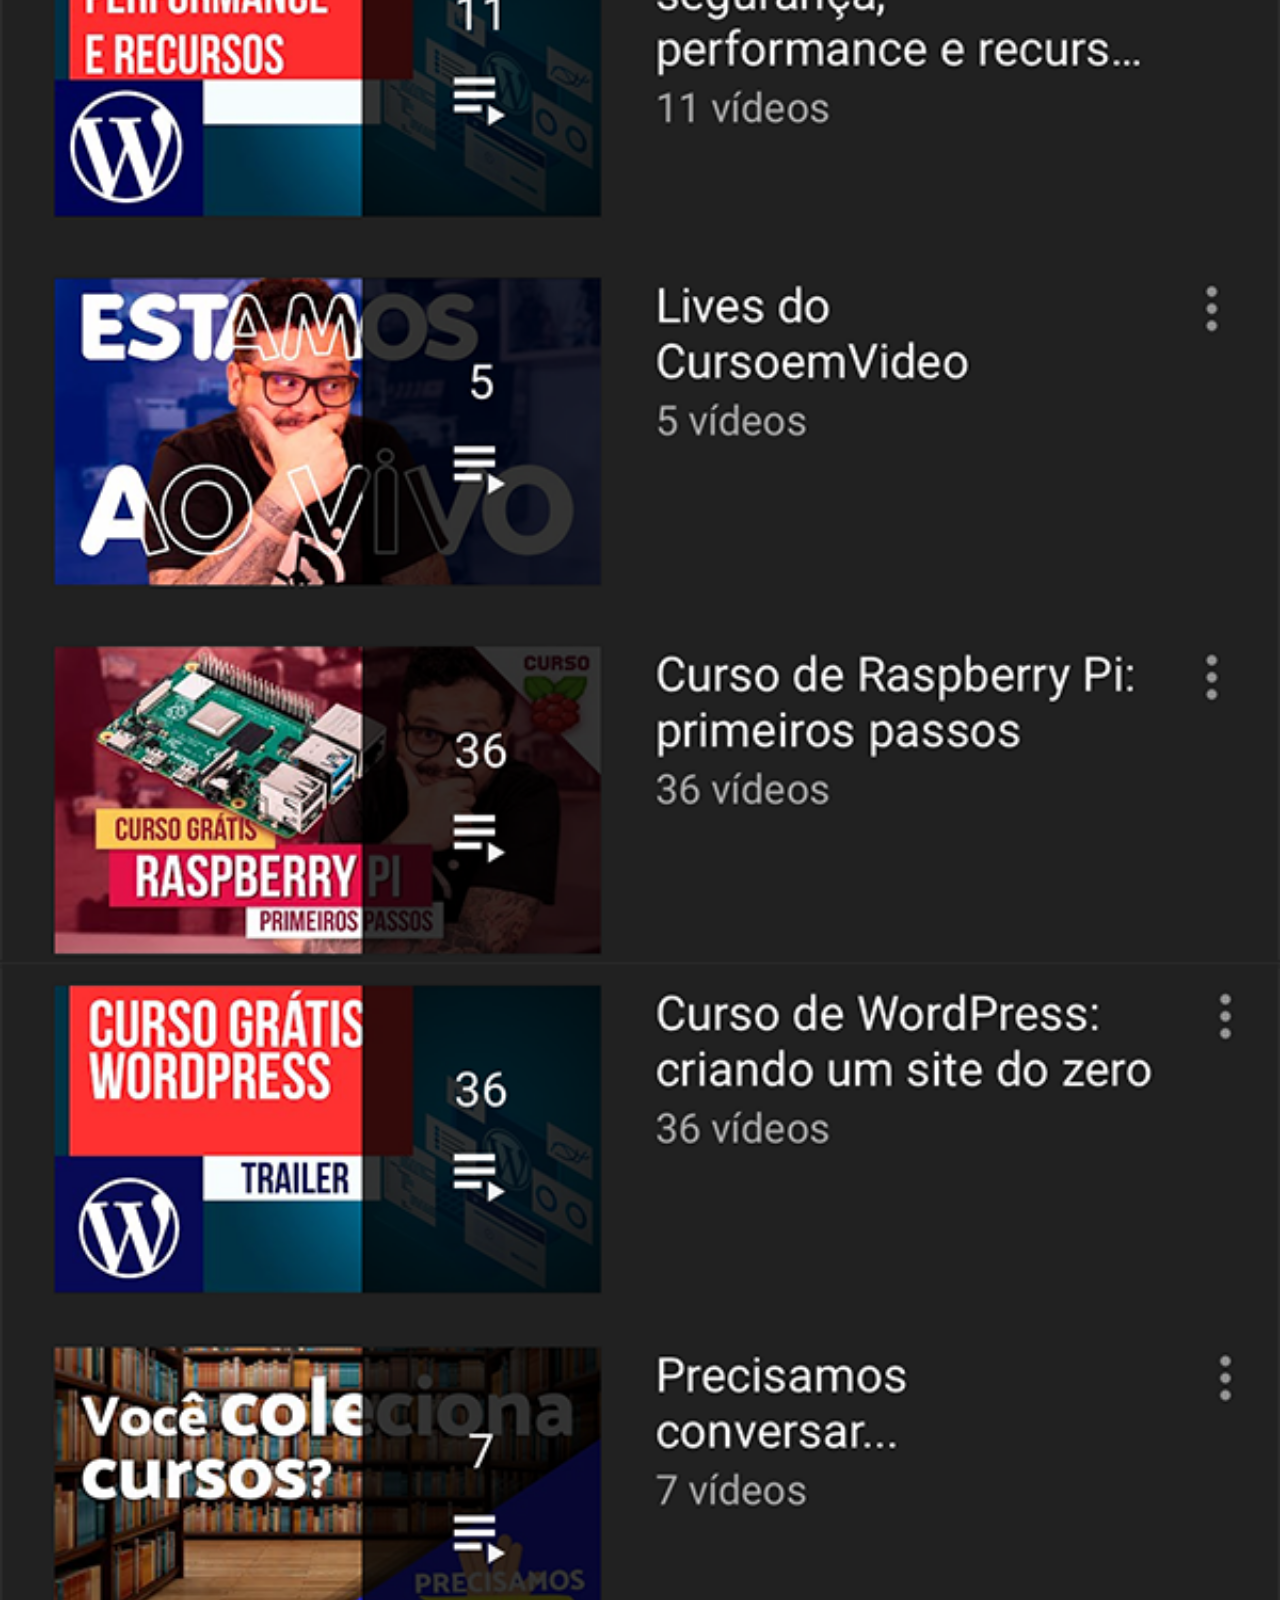
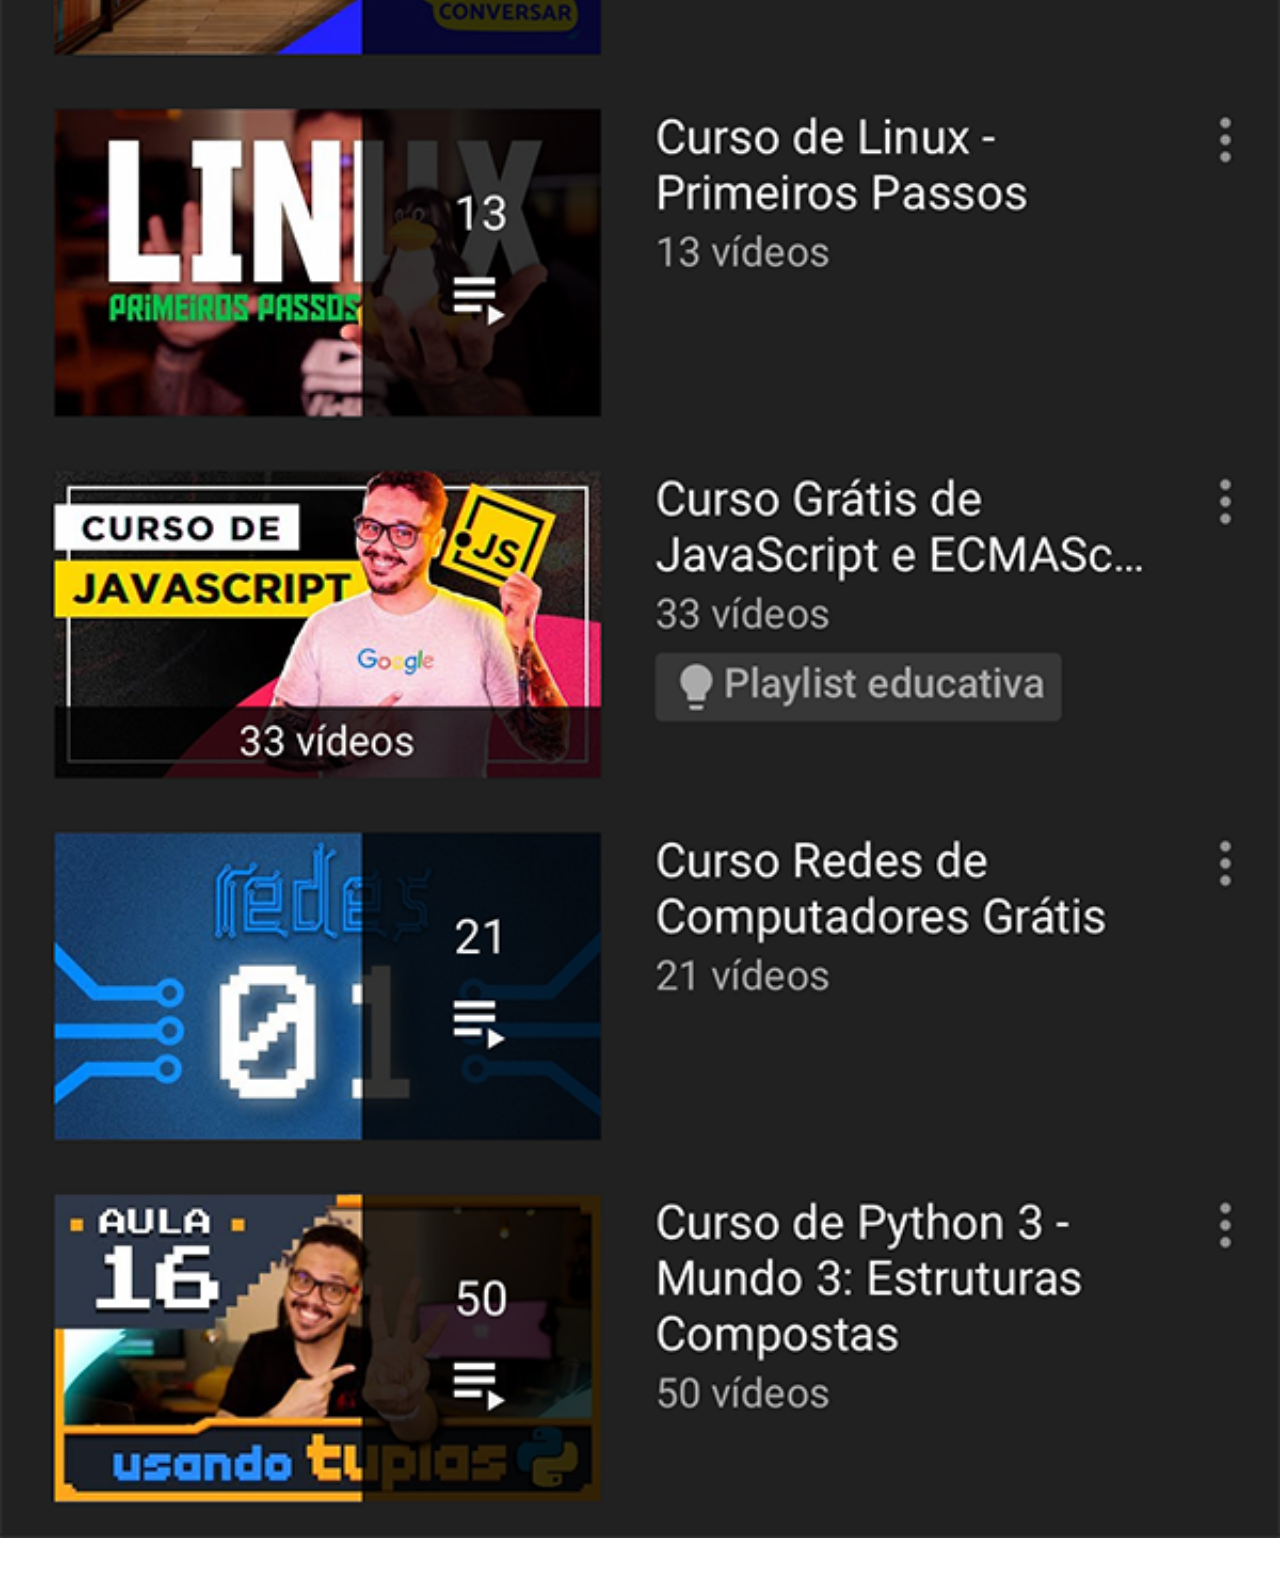
<file: youtube.html>
<!DOCTYPE html>
<html lang="pt-br">
<head>
    <meta charset="UTF-8">
    <meta http-equiv="X-UA-Compatible" content="IE=edge">
    <meta name="viewport" content="width=device-width, initial-scale=1.0">
    <title>YouTube</title>
    <link rel="stylesheet" href="estilo/social.css">
</head>
<body>
    <img src="imagens/tela-youtube.png" alt="YouTube">
    <a href="https://www.youtube.com/c/CursoemV%C3%ADdeo/playlists" target="_blank">ACESSE</a>
</body>
</html>
</file>
<file: estilo/style.css>
@charset "UTF-8";

* {
    font-family: Arial, Helvetica, sans-serif;
    padding: 0px;
    margin: 0px;
}

body, html {
    background-color: black;
    height: 100vh;
    width: 100vw;
}

body {
    background: url(../imagens/fundo-madeira.jpg) no-repeat top center;
    background-size: cover;
    background-attachment: fixed;
}

main {
    position: relative;
    height: 100vh;

}

section#telefone {
    height: 627px;
    width: 311px;

    position: absolute;
    left: 50%;
    top: 50%;
    transform: translate(-50%, -50%);

    background: url(../imagens/frame-iphone.png) no-repeat;
}

iframe#tela {
    position: relative;
    top: 80px;
    left: 22px;
    width: 267px;
    height: 471px;
}

section#redes-sociais {
    text-align: right;
}

section#redes-sociais img {
    width: 50px;
    margin: 10px;
    border-radius: 50%;
    box-shadow: 2px 2px 5px rgba(0, 0, 0, 0.400);
    box-sizing: border-box;
}

section#redes-sociais img:hover {
    border: 2px solid rgba(255, 255, 255, 0.616);
    transform: translate(-3px, -3px);
    box-shadow: 5px 5px 10px rgba(0, 0, 0, 0.637);
    transition: transform .3s, border 1s;
}
</file>
<file: estilo/social.css>
@charset "UTF-8";

* {
    padding: 0px;
    margin: 0px;
    font-family: Arial, Helvetica, sans-serif;
}

::-webkit-scrollbar {
    width: 0px;
    height: 0px;
}

img {
    width: 100vw;
    padding-bottom: 48px;
}

a {
    display: block;
    width: 100%;
    padding: 20px 0px;
    margin-top: -4px;
    
    position: fixed;
    bottom: -1%;

    background-color: darkred;
    background-attachment: fixed;
    color: white;

    text-align: center;
    text-decoration: none;

    font-weight: bold;
}

a:hover {
    background-color: red;
}
</file>
